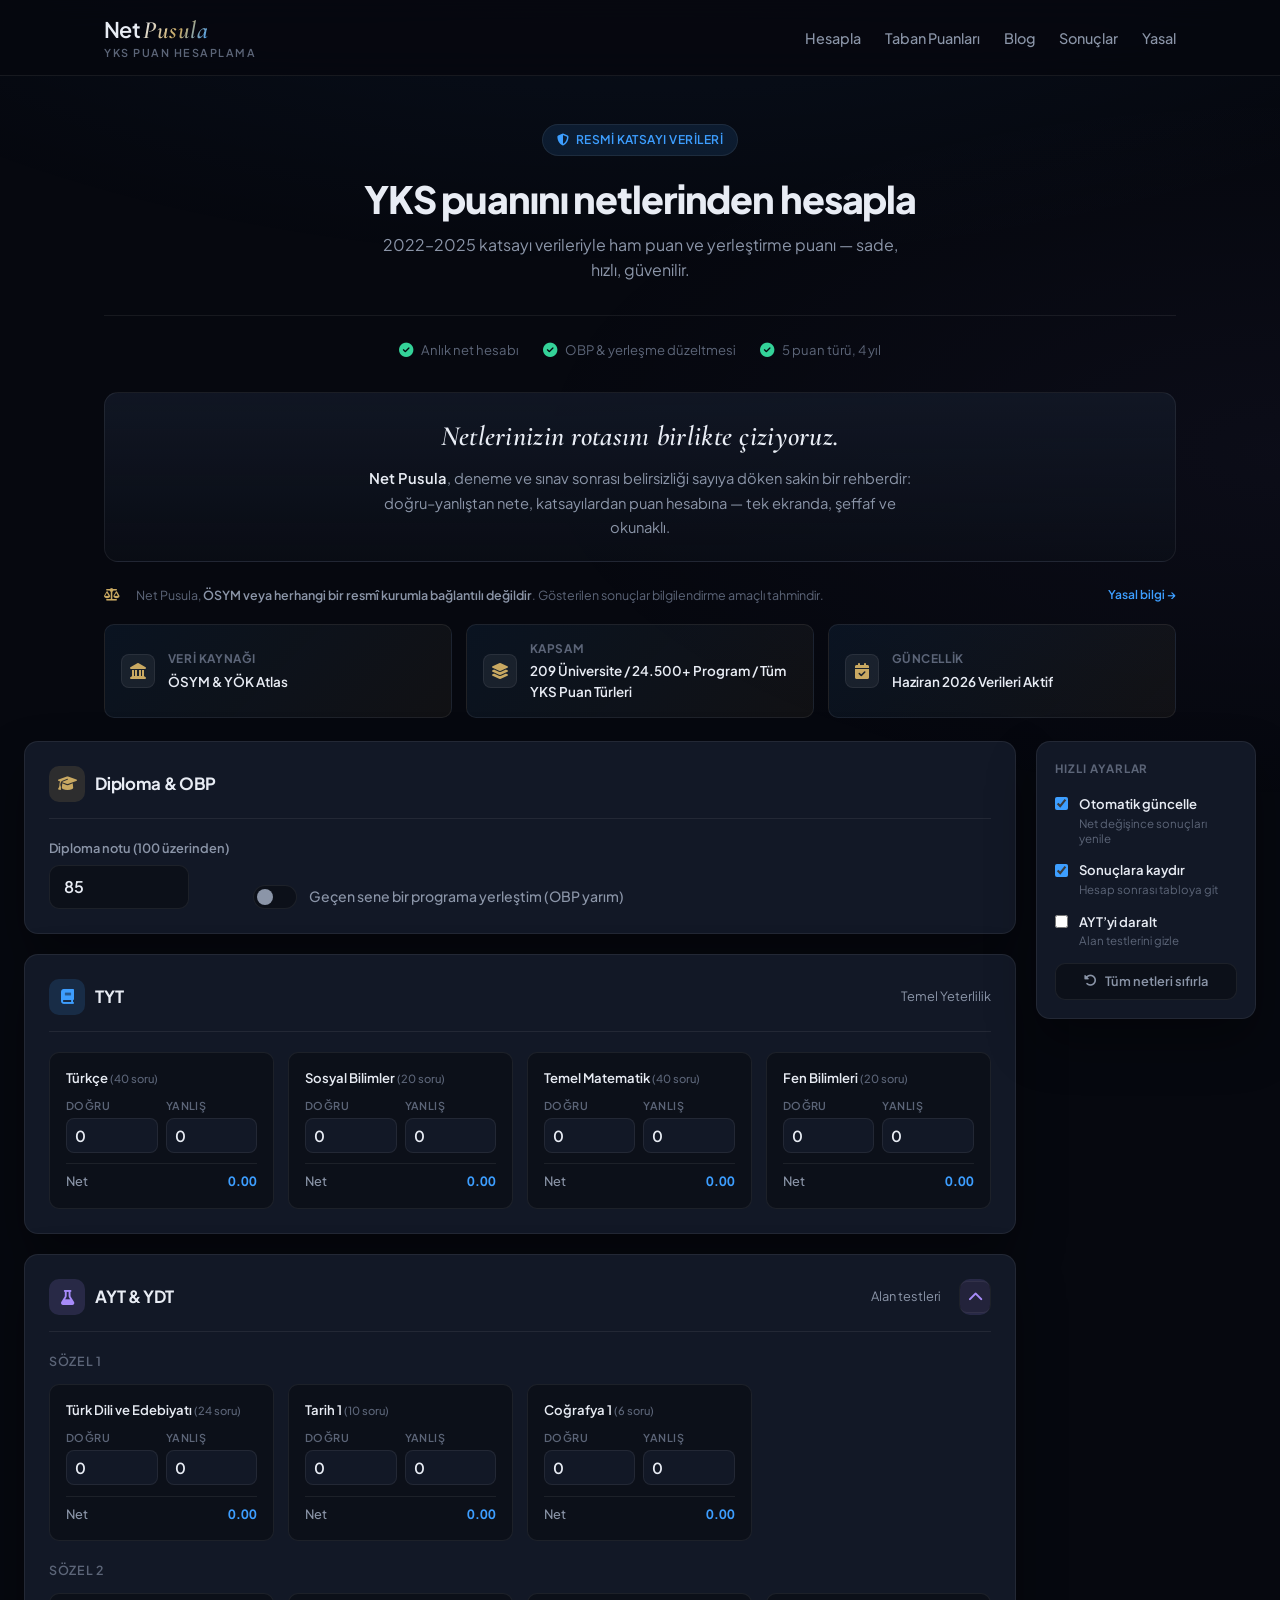
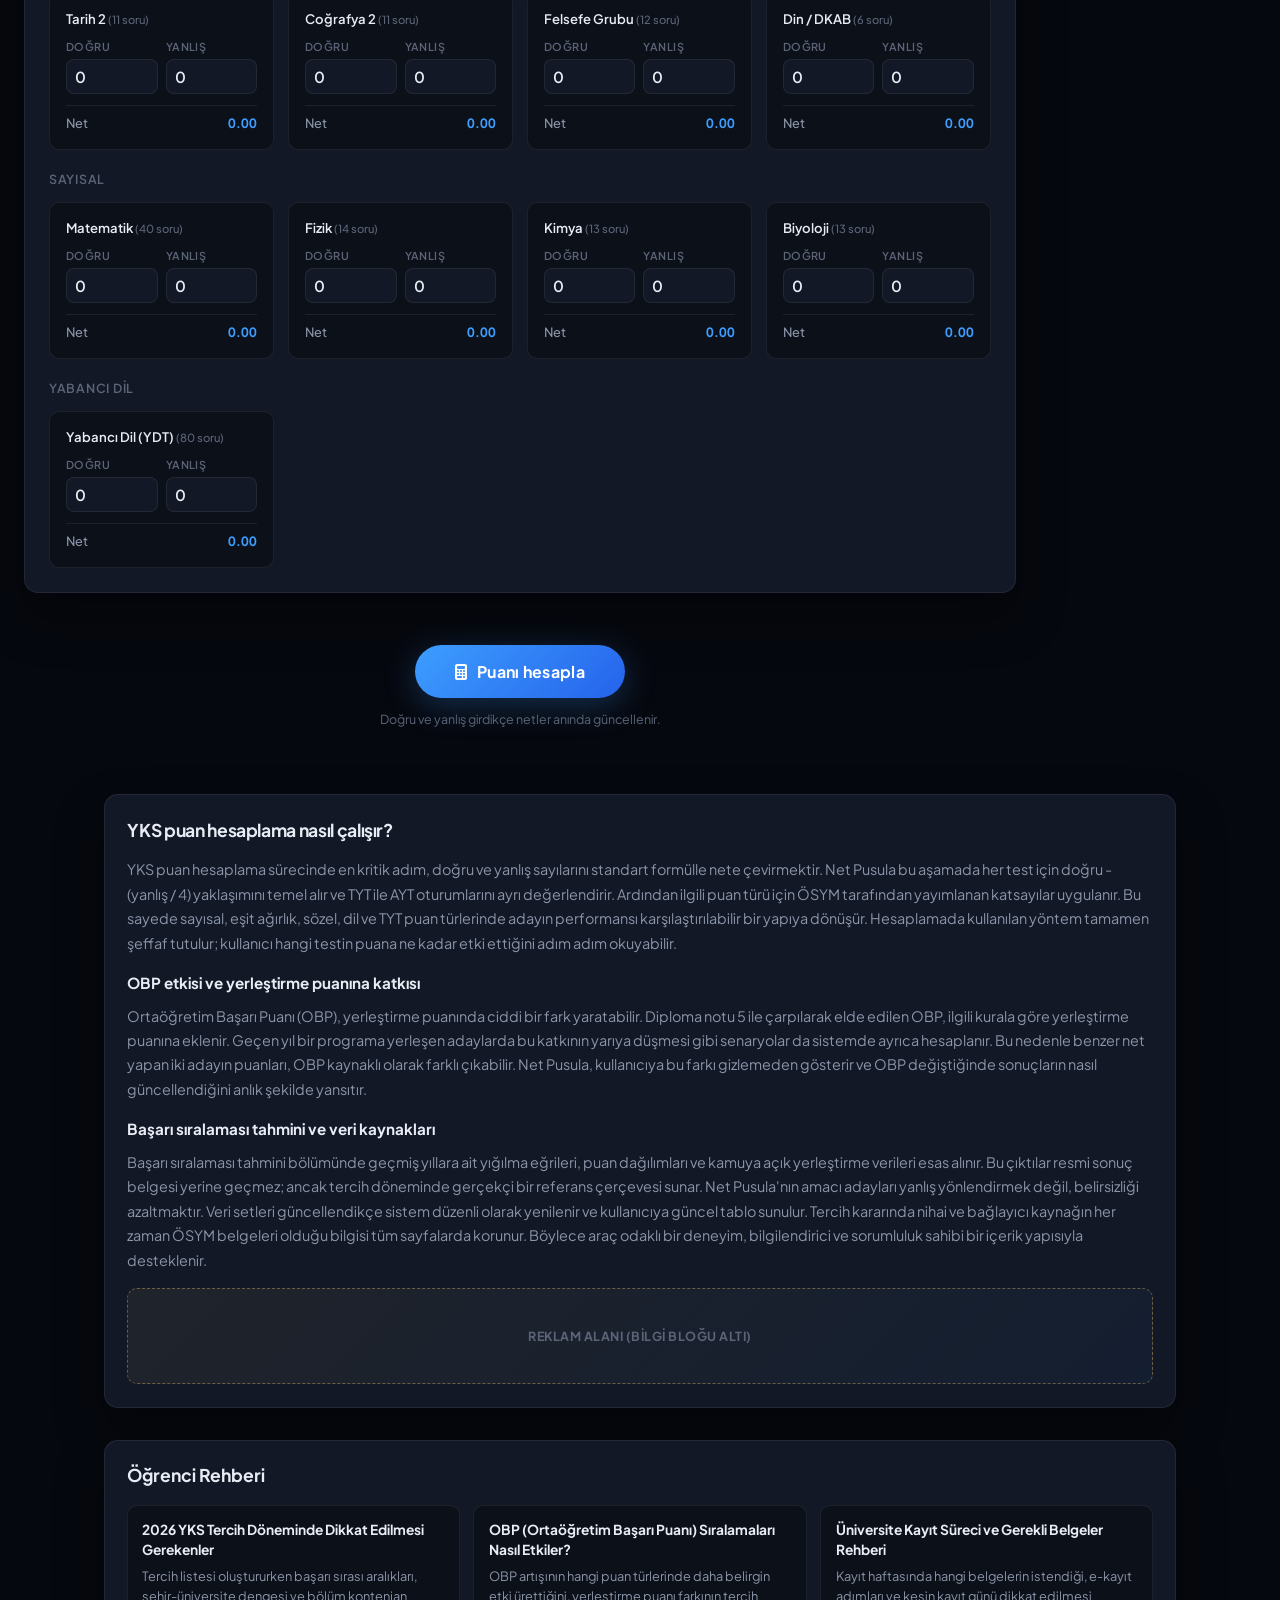
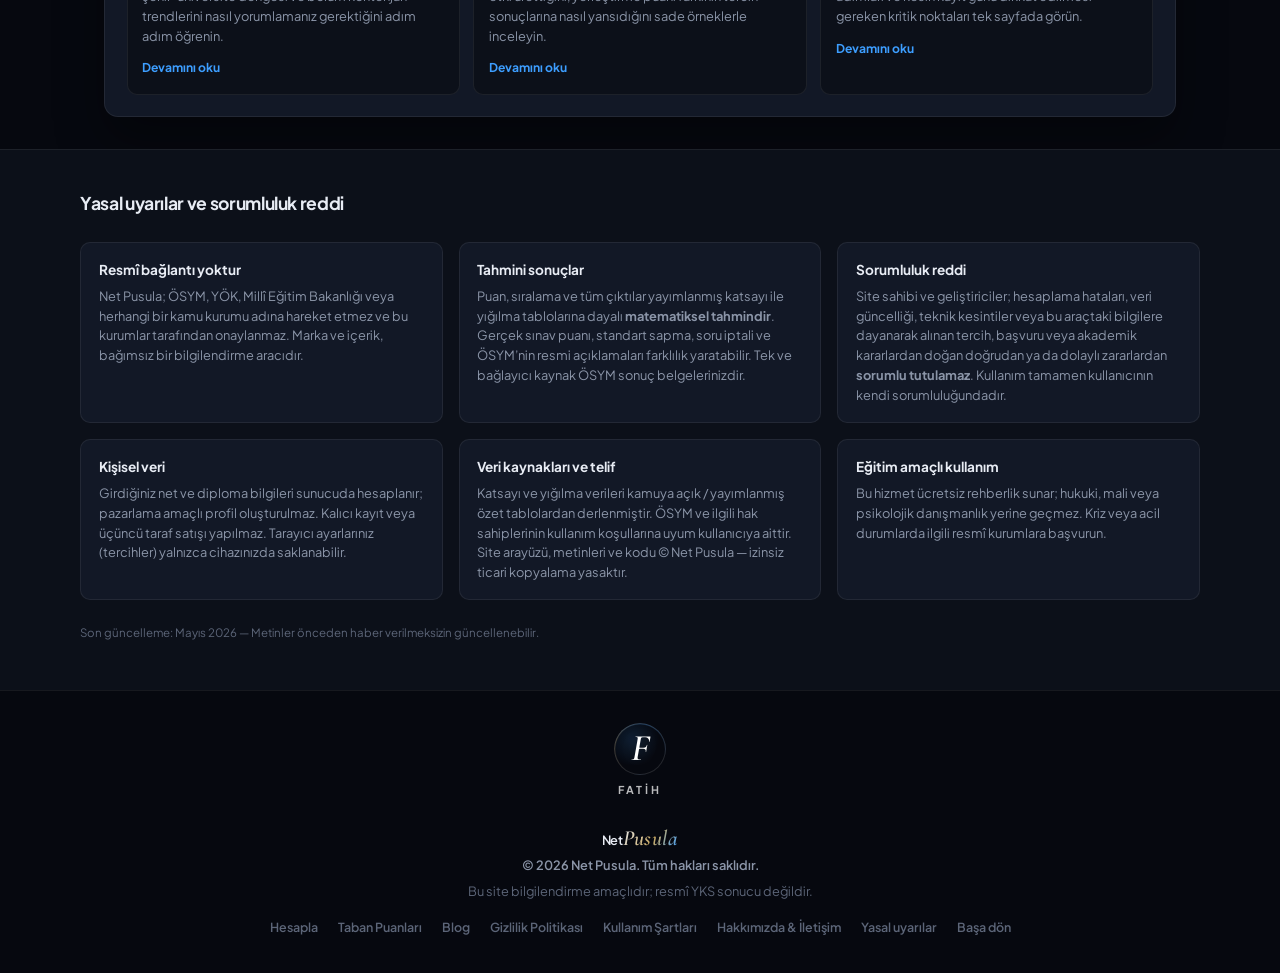
<file: index.html>
<!DOCTYPE html>
<html lang="tr">
<head>
    <script async src="https://pagead2.googlesyndication.com/pagead/js/adsbygoogle.js?client=ca-pub-6190481499147942"
     crossorigin="anonymous"></script>
    <meta charset="UTF-8">
    <meta name="viewport" content="width=device-width, initial-scale=1.0">
    <title>Net Pusula | YKS Puan Hesaplama 2025, OBP Etkisi ve Başarı Sırası Tahmini</title>
    <meta name="description" content="Net Pusula ile TYT-AYT netlerinden YKS puan hesaplama, OBP etkisi, puan türlerine göre tahmini başarı sırası ve güncel tercih rehberi. 2025 YKS için hızlı, anlaşılır ve güvenilir hesaplama deneyimi.">
    <meta name="keywords" content="YKS puan hesaplama, TYT AYT net hesaplama, OBP etkisi, üniversite taban puanları, YKS tercih robotu, Net Pusula">
    <meta name="robots" content="index, follow, max-image-preview:large, max-snippet:-1, max-video-preview:-1">
    <meta name="author" content="Net Pusula">
    <meta name="theme-color" content="#06080f">
    <link rel="canonical" href="https://netpusula.com.tr/">
    <meta property="og:type" content="website">
    <meta property="og:locale" content="tr_TR">
    <meta property="og:site_name" content="Net Pusula">
    <meta property="og:title" content="Net Pusula | YKS Puan Hesaplama 2025">
    <meta property="og:description" content="TYT-AYT netlerine göre puanını hesapla, OBP etkisini gör.">
    <meta property="og:url" content="https://netpusula.com.tr/">
    <meta name="twitter:card" content="summary_large_image">
    <meta name="twitter:title" content="Net Pusula | YKS Puan Hesaplama 2025">
    <meta name="twitter:description" content="YKS puan hesaplama, OBP etkisi ve başarı sırası tahmini tek ekranda.">
    <!-- ADSENSE_AUTO_ADS_PLACEHOLDER -->
    <link rel="icon" href="data:image/svg+xml,<svg xmlns='http://www.w3.org/2000/svg' viewBox='0 0 100 100'><text x='12' y='68' font-family='Georgia,serif' font-size='52' font-style='italic' fill='%23c9a962'>N</text><text x='48' y='68' font-family='system-ui' font-size='44' font-weight='600' fill='%233d9eff'>P</text></svg>">
    <link rel="preconnect" href="https://fonts.googleapis.com">
    <link rel="preconnect" href="https://fonts.gstatic.com" crossorigin>
    <link href="https://fonts.googleapis.com/css2?family=Plus+Jakarta+Sans:wght@400;500;600;700;800&family=Cormorant+Garamond:ital,wght@0,500;0,600;1,500&display=swap" rel="stylesheet">
    <link rel="stylesheet" href="https://cdnjs.cloudflare.com/ajax/libs/font-awesome/6.5.1/css/all.min.css">
    <link rel="stylesheet" href="assets/net-pusula.css">
</head>
<body>
    <header class="site-header">
        <div class="header-inner">
            <a href="#" class="brand wordmark" aria-label="Net Pusula — Ana sayfa">
                <span class="wordmark-line">
                    <span class="wm-net">Net</span><span class="wm-pusula">Pusula</span>
                </span>
                <span class="wm-sub">YKS puan hesaplama</span>
            </a>
            <nav class="nav-links" aria-label="Ana menü">
                <a href="#hesapla">Hesapla</a>
                <a href="taban-puanlari.html">Taban Puanları</a>
                <a href="blog.html">Blog</a>
                <a href="#sonuclar">Sonuçlar</a>
                <a href="#yasal">Yasal</a>
            </nav>
        </div>
    </header>

    <section class="hero">
        <span class="hero-badge"><i class="fas fa-shield-halved"></i> Resmi katsayı verileri</span>
        <h1>YKS puanını netlerinden hesapla</h1>
        <p>2022–2025 katsayı verileriyle ham puan ve yerleştirme puanı — sade, hızlı, güvenilir.</p>
        <div class="trust-row">
            <span class="trust-item"><i class="fas fa-check-circle"></i> Anlık net hesabı</span>
            <span class="trust-item"><i class="fas fa-check-circle"></i> OBP & yerleşme düzeltmesi</span>
            <span class="trust-item"><i class="fas fa-check-circle"></i> 5 puan türü, 4 yıl</span>
        </div>
    </section>

    <section class="intro-manifesto" aria-labelledby="intro-heading">
        <div class="intro-inner">
            <p id="intro-heading" class="intro-lead">Netlerinizin rotasını birlikte çiziyoruz.</p>
            <p class="intro-body">
                <strong>Net Pusula</strong>, deneme ve sınav sonrası belirsizliği sayıya döken sakin bir rehberdir:
                doğru–yanlıştan nete, katsayılardan puan hesabına — tek ekranda, şeffaf ve okunaklı.
            </p>
        </div>
    </section>

    <div class="legal-strip" role="note">
        <i class="fas fa-scale-balanced" aria-hidden="true"></i>
        <p>Net Pusula, <strong>ÖSYM veya herhangi bir resmî kurumla bağlantılı değildir</strong>. Gösterilen sonuçlar bilgilendirme amaçlı tahmindir.</p>
        <a href="#yasal" class="legal-strip-link">Yasal bilgi →</a>
    </div>

    <section class="stats-section" aria-label="Net Pusula veri özeti">
        <article class="stats-card">
            <div class="stats-icon"><i class="fas fa-landmark" aria-hidden="true"></i></div>
            <div>
                <h3>Veri Kaynağı</h3>
                <p>ÖSYM &amp; YÖK Atlas</p>
            </div>
        </article>
        <article class="stats-card">
            <div class="stats-icon"><i class="fas fa-layer-group" aria-hidden="true"></i></div>
            <div>
                <h3>Kapsam</h3>
                <p>209 Üniversite / 24.500+ Program / Tüm YKS Puan Türleri</p>
            </div>
        </article>
        <article class="stats-card">
            <div class="stats-icon"><i class="fas fa-calendar-check" aria-hidden="true"></i></div>
            <div>
                <h3>Güncellik</h3>
                <p>Haziran 2026 Verileri Aktif</p>
            </div>
        </article>
    </section>

    <div class="content-layout">
        <div class="main-column">
    <main class="main" id="hesapla">
        <section class="panel">
            <div class="panel-header diploma">
                <i class="fas fa-graduation-cap"></i>
                <h2>Diploma & OBP</h2>
            </div>
            <div class="diploma-row">
                <div class="field">
                    <label for="obp">Diploma notu (100 üzerinden)</label>
                    <input type="number" id="obp" min="0" max="100" step="0.1" value="85">
                </div>
                <label class="toggle-wrap">
                    <input type="checkbox" id="previousPlacement">
                    <span class="toggle-track"><span class="toggle-thumb"></span></span>
                    <span class="toggle-label">Geçen sene bir programa yerleştim (OBP yarım)</span>
                </label>
            </div>
        </section>

        <section class="panel">
            <div class="panel-header tyt">
                <i class="fas fa-book"></i>
                <h2>TYT</h2>
                <span>Temel Yeterlilik</span>
            </div>
            <div class="test-grid" id="tytGrid">
                <!-- tyt cards injected below via same structure -->
            </div>
        </section>

        <section class="panel" id="aytPanel">
            <div class="panel-header ayt">
                <i class="fas fa-flask"></i>
                <h2>AYT & YDT</h2>
                <span>Alan testleri</span>
                <button type="button" class="panel-toggle" id="aytToggleBtn" aria-expanded="true" aria-controls="aytPanelBody" title="AYT bölümünü daralt/genişlet">
                    <i class="fas fa-chevron-up"></i>
                </button>
            </div>
            <div id="aytPanelBody" class="ayt-panel-body">
            <p class="subsection-title">Sözel 1</p>
            <div class="test-grid" id="aytSoz1"></div>
            <p class="subsection-title">Sözel 2</p>
            <div class="test-grid" id="aytSoz2"></div>
            <p class="subsection-title">Sayısal</p>
            <div class="test-grid" id="aytSay"></div>
            <p class="subsection-title">Yabancı dil</p>
            <div class="test-grid" id="aytYdt"></div>
            </div>
        </section>

        <div class="calc-cta">
            <button type="button" id="calculateBtn" class="btn-calc">
                <i class="fas fa-calculator"></i> Puanı hesapla
            </button>
            <p class="calc-hint">Doğru ve yanlış girdikçe netler anında güncellenir.</p>
        </div>

        <section id="resultsSection" class="panel results-panel">
            <div class="panel-header results">
                <i class="fas fa-chart-line"></i>
                <h2 id="sonuclar">Sonuçlar</h2>
            </div>
            <div class="disclaimer">
                Bu tablo <strong>tahmini</strong> değerler içerir; bağlayıcı değildir. Tercih ve başvuru kararlarınızda yalnızca ÖSYM’nin resmi sonuç belgelerini esas alın.
                <a href="#yasal">Ayrıntılı yasal uyarılar</a>
            </div>
            <div id="sharedResultNotice" class="shared-result-notice" hidden>
                Bir arkadaşınızın YKS tahminidir. Kendi puanınızı hesaplamak için aşağıdaki formu güncelleyebilirsiniz.
            </div>
            <div id="resultsContainer"></div>
            <div class="result-actions">
                <button type="button" id="shareResultBtn" class="btn-secondary share-result-btn">
                    <i class="fas fa-share-nodes"></i> Sonucu Paylaş
                </button>
            </div>
            <div class="ad-placeholder ad-placeholder-inline" aria-label="Reklam alanı">
                <span>Reklam Alanı (Sonuçlar Altı)</span>
            </div>
        </section>
    </main>
        </div>

        <aside class="settings-rail" aria-label="Hızlı ayarlar">
            <div class="settings-card">
                <h3 class="settings-title">Hızlı ayarlar</h3>
                <label class="setting-row">
                    <input type="checkbox" id="settingAutoRecalc" checked>
                    <span class="setting-text">
                        <strong>Otomatik güncelle</strong>
                        <small>Net değişince sonuçları yenile</small>
                    </span>
                </label>
                <label class="setting-row">
                    <input type="checkbox" id="settingScrollResults" checked>
                    <span class="setting-text">
                        <strong>Sonuçlara kaydır</strong>
                        <small>Hesap sonrası tabloya git</small>
                    </span>
                </label>
                <label class="setting-row">
                    <input type="checkbox" id="settingAytCollapsed">
                    <span class="setting-text">
                        <strong>AYT’yi daralt</strong>
                        <small>Alan testlerini gizle</small>
                    </span>
                </label>
                <button type="button" class="btn-secondary" id="resetAllBtn">
                    <i class="fas fa-rotate-left"></i> Tüm netleri sıfırla
                </button>
            </div>
        </aside>
    </div>

    <section class="seo-info-block" id="yks-rehber" aria-labelledby="yks-rehber-heading">
        <div class="seo-info-inner">
            <h2 id="yks-rehber-heading">YKS puan hesaplama nasıl çalışır?</h2>
            <p>
                YKS puan hesaplama sürecinde en kritik adım, doğru ve yanlış sayılarını standart formülle nete çevirmektir. Net Pusula bu aşamada
                her test için doğru - (yanlış / 4) yaklaşımını temel alır ve TYT ile AYT oturumlarını ayrı değerlendirir. Ardından ilgili puan türü
                için ÖSYM tarafından yayımlanan katsayılar uygulanır. Bu sayede sayısal, eşit ağırlık, sözel, dil ve TYT puan türlerinde adayın
                performansı karşılaştırılabilir bir yapıya dönüşür. Hesaplamada kullanılan yöntem tamamen şeffaf tutulur; kullanıcı hangi testin
                puana ne kadar etki ettiğini adım adım okuyabilir.
            </p>
            <h3>OBP etkisi ve yerleştirme puanına katkısı</h3>
            <p>
                Ortaöğretim Başarı Puanı (OBP), yerleştirme puanında ciddi bir fark yaratabilir. Diploma notu 5 ile çarpılarak elde edilen OBP,
                ilgili kurala göre yerleştirme puanına eklenir. Geçen yıl bir programa yerleşen adaylarda bu katkının yarıya düşmesi gibi senaryolar
                da sistemde ayrıca hesaplanır. Bu nedenle benzer net yapan iki adayın puanları, OBP kaynaklı olarak farklı çıkabilir. Net Pusula,
                kullanıcıya bu farkı gizlemeden gösterir ve OBP değiştiğinde sonuçların nasıl güncellendiğini anlık şekilde yansıtır.
            </p>
            <h3>Başarı sıralaması tahmini ve veri kaynakları</h3>
            <p>
                Başarı sıralaması tahmini bölümünde geçmiş yıllara ait yığılma eğrileri, puan dağılımları ve kamuya açık yerleştirme verileri esas
                alınır. Bu çıktılar resmi sonuç belgesi yerine geçmez; ancak tercih döneminde gerçekçi bir referans çerçevesi sunar. Net Pusula'nın
                amacı adayları yanlış yönlendirmek değil, belirsizliği azaltmaktır. Veri setleri güncellendikçe sistem düzenli olarak yenilenir ve
                kullanıcıya güncel tablo sunulur. Tercih kararında nihai ve bağlayıcı kaynağın her zaman ÖSYM belgeleri olduğu bilgisi tüm sayfalarda
                korunur. Böylece araç odaklı bir deneyim, bilgilendirici ve sorumluluk sahibi bir içerik yapısıyla desteklenir.
            </p>
            <div class="ad-placeholder ad-placeholder-inline" aria-label="Reklam alanı">
                <span>Reklam Alanı (Bilgi Bloğu Altı)</span>
            </div>
        </div>
    </section>

    <section class="student-guide-preview" aria-labelledby="ogrenci-rehberi-heading">
        <div class="student-guide-inner">
            <h2 id="ogrenci-rehberi-heading">Öğrenci Rehberi</h2>
            <div class="student-guide-grid">
                <article class="student-guide-card">
                    <h3>2026 YKS Tercih Döneminde Dikkat Edilmesi Gerekenler</h3>
                    <p>Tercih listesi oluştururken başarı sırası aralıkları, şehir-üniversite dengesi ve bölüm kontenjan trendlerini nasıl yorumlamanız gerektiğini adım adım öğrenin.</p>
                    <a href="blog.html#yks-tercih-2026">Devamını oku</a>
                </article>
                <article class="student-guide-card">
                    <h3>OBP (Ortaöğretim Başarı Puanı) Sıralamaları Nasıl Etkiler?</h3>
                    <p>OBP artışının hangi puan türlerinde daha belirgin etki ürettiğini, yerleştirme puanı farkının tercih sonuçlarına nasıl yansıdığını sade örneklerle inceleyin.</p>
                    <a href="blog.html#obp-etkisi">Devamını oku</a>
                </article>
                <article class="student-guide-card">
                    <h3>Üniversite Kayıt Süreci ve Gerekli Belgeler Rehberi</h3>
                    <p>Kayıt haftasında hangi belgelerin istendiği, e-kayıt adımları ve kesin kayıt günü dikkat edilmesi gereken kritik noktaları tek sayfada görün.</p>
                    <a href="blog.html#kayit-sureci">Devamını oku</a>
                </article>
            </div>
        </div>
    </section>

    <section class="legal-panel" id="yasal" aria-labelledby="legal-heading">
        <div class="legal-panel-inner">
            <h2 id="legal-heading">Yasal uyarılar ve sorumluluk reddi</h2>
            <div class="legal-grid">
                <article class="legal-item">
                    <h3>Resmî bağlantı yoktur</h3>
                    <p>Net Pusula; ÖSYM, YÖK, Millî Eğitim Bakanlığı veya herhangi bir kamu kurumu adına hareket etmez ve bu kurumlar tarafından onaylanmaz. Marka ve içerik, bağımsız bir bilgilendirme aracıdır.</p>
                </article>
                <article class="legal-item">
                    <h3>Tahmini sonuçlar</h3>
                    <p>Puan, sıralama ve tüm çıktılar yayımlanmış katsayı ile yığılma tablolarına dayalı <strong>matematiksel tahmindir</strong>. Gerçek sınav puanı, standart sapma, soru iptali ve ÖSYM’nin resmi açıklamaları farklılık yaratabilir. Tek ve bağlayıcı kaynak ÖSYM sonuç belgelerinizdir.</p>
                </article>
                <article class="legal-item">
                    <h3>Sorumluluk reddi</h3>
                    <p>Site sahibi ve geliştiriciler; hesaplama hataları, veri güncelliği, teknik kesintiler veya bu araçtaki bilgilere dayanarak alınan tercih, başvuru veya akademik kararlardan doğan doğrudan ya da dolaylı zararlardan <strong>sorumlu tutulamaz</strong>. Kullanım tamamen kullanıcının kendi sorumluluğundadır.</p>
                </article>
                <article class="legal-item">
                    <h3>Kişisel veri</h3>
                    <p>Girdiğiniz net ve diploma bilgileri sunucuda hesaplanır; pazarlama amaçlı profil oluşturulmaz. Kalıcı kayıt veya üçüncü taraf satışı yapılmaz. Tarayıcı ayarlarınız (tercihler) yalnızca cihazınızda saklanabilir.</p>
                </article>
                <article class="legal-item">
                    <h3>Veri kaynakları ve telif</h3>
                    <p>Katsayı ve yığılma verileri kamuya açık / yayımlanmış özet tablolardan derlenmiştir. ÖSYM ve ilgili hak sahiplerinin kullanım koşullarına uyum kullanıcıya aittir. Site arayüzü, metinleri ve kodu © Net Pusula — izinsiz ticari kopyalama yasaktır.</p>
                </article>
                <article class="legal-item">
                    <h3>Eğitim amaçlı kullanım</h3>
                    <p>Bu hizmet ücretsiz rehberlik sunar; hukuki, mali veya psikolojik danışmanlık yerine geçmez. Kriz veya acil durumlarda ilgili resmî kurumlara başvurun.</p>
                </article>
            </div>
            <p class="legal-updated">Son güncelleme: Mayıs 2026 — Metinler önceden haber verilmeksizin güncellenebilir.</p>
        </div>
    </section>

    <footer class="site-footer">
        <div class="creator-signature" aria-label="Tasarım: Fatih">
            <div class="signature-f" aria-hidden="true">
                <span class="signature-f-letter">F</span>
                <span class="signature-f-ring"></span>
            </div>
            <span class="signature-name">Fatih</span>
        </div>
        <p class="footer-wordmark"><span class="wm-net">Net</span><span class="wm-pusula">Pusula</span></p>
        <p class="footer-copy">© 2026 Net Pusula. Tüm hakları saklıdır.</p>
        <p class="footer-note">Bu site bilgilendirme amaçlıdır; resmî YKS sonucu değildir.</p>
        <nav class="footer-links" aria-label="Alt bilgi">
            <a href="#hesapla">Hesapla</a>
            <a href="taban-puanlari.html">Taban Puanları</a>
            <a href="blog.html">Blog</a>
            <a href="gizlilik-politikasi.html">Gizlilik Politikası</a>
            <a href="kullanim-sartlari.html">Kullanım Şartları</a>
            <a href="hakkimizda-iletisim.html">Hakkımızda & İletişim</a>
            <a href="#yasal">Yasal uyarılar</a>
            <a href="#">Başa dön</a>
        </nav>
    </footer>
    <div id="globalToast" class="api-status" role="status" aria-live="polite"></div>

    <script>
        const CARD_GROUPS = {
            tytGrid: [
                { id: 'tyt_turk', max: 40, title: 'Türkçe' },
                { id: 'tyt_sos', max: 20, title: 'Sosyal Bilimler' },
                { id: 'tyt_mat', max: 40, title: 'Temel Matematik' },
                { id: 'tyt_fen', max: 20, title: 'Fen Bilimleri' },
            ],
            aytSoz1: [
                { id: 'ayt_ede', max: 24, title: 'Türk Dili ve Edebiyatı' },
                { id: 'ayt_tar1', max: 10, title: 'Tarih 1' },
                { id: 'ayt_cog1', max: 6, title: 'Coğrafya 1' },
            ],
            aytSoz2: [
                { id: 'ayt_tar2', max: 11, title: 'Tarih 2' },
                { id: 'ayt_cog2', max: 11, title: 'Coğrafya 2' },
                { id: 'ayt_fel', max: 12, title: 'Felsefe Grubu' },
                { id: 'ayt_din', max: 6, title: 'Din / DKAB' },
            ],
            aytSay: [
                { id: 'ayt_mat', max: 40, title: 'Matematik' },
                { id: 'ayt_fiz', max: 14, title: 'Fizik' },
                { id: 'ayt_kim', max: 13, title: 'Kimya' },
                { id: 'ayt_bio', max: 13, title: 'Biyoloji' },
            ],
            aytYdt: [
                { id: 'ayt_ydt', max: 80, title: 'Yabancı Dil (YDT)' },
            ],
        };

        function cardHtml({ id, max, title }) {
            return `
            <div class="test-card">
                <h3>${title} <span class="meta">(${max} soru)</span></h3>
                <div class="inputs-row">
                    <div><label for="${id}_d">Doğru</label><input type="number" id="${id}_d" min="0" max="${max}" value="0"></div>
                    <div><label for="${id}_y">Yanlış</label><input type="number" id="${id}_y" min="0" max="${max}" value="0"></div>
                </div>
                <div class="net-line"><span>Net</span><span id="${id}_net" class="net-value">0.00</span></div>
            </div>`;
        }

        Object.entries(CARD_GROUPS).forEach(([gridId, items]) => {
            document.getElementById(gridId).innerHTML = items.map(cardHtml).join('');
        });
    </script>
    <script src="assets/yks-engine.js"></script>
    <script src="assets/calculator.js"></script>
</body>
</html>
</file>
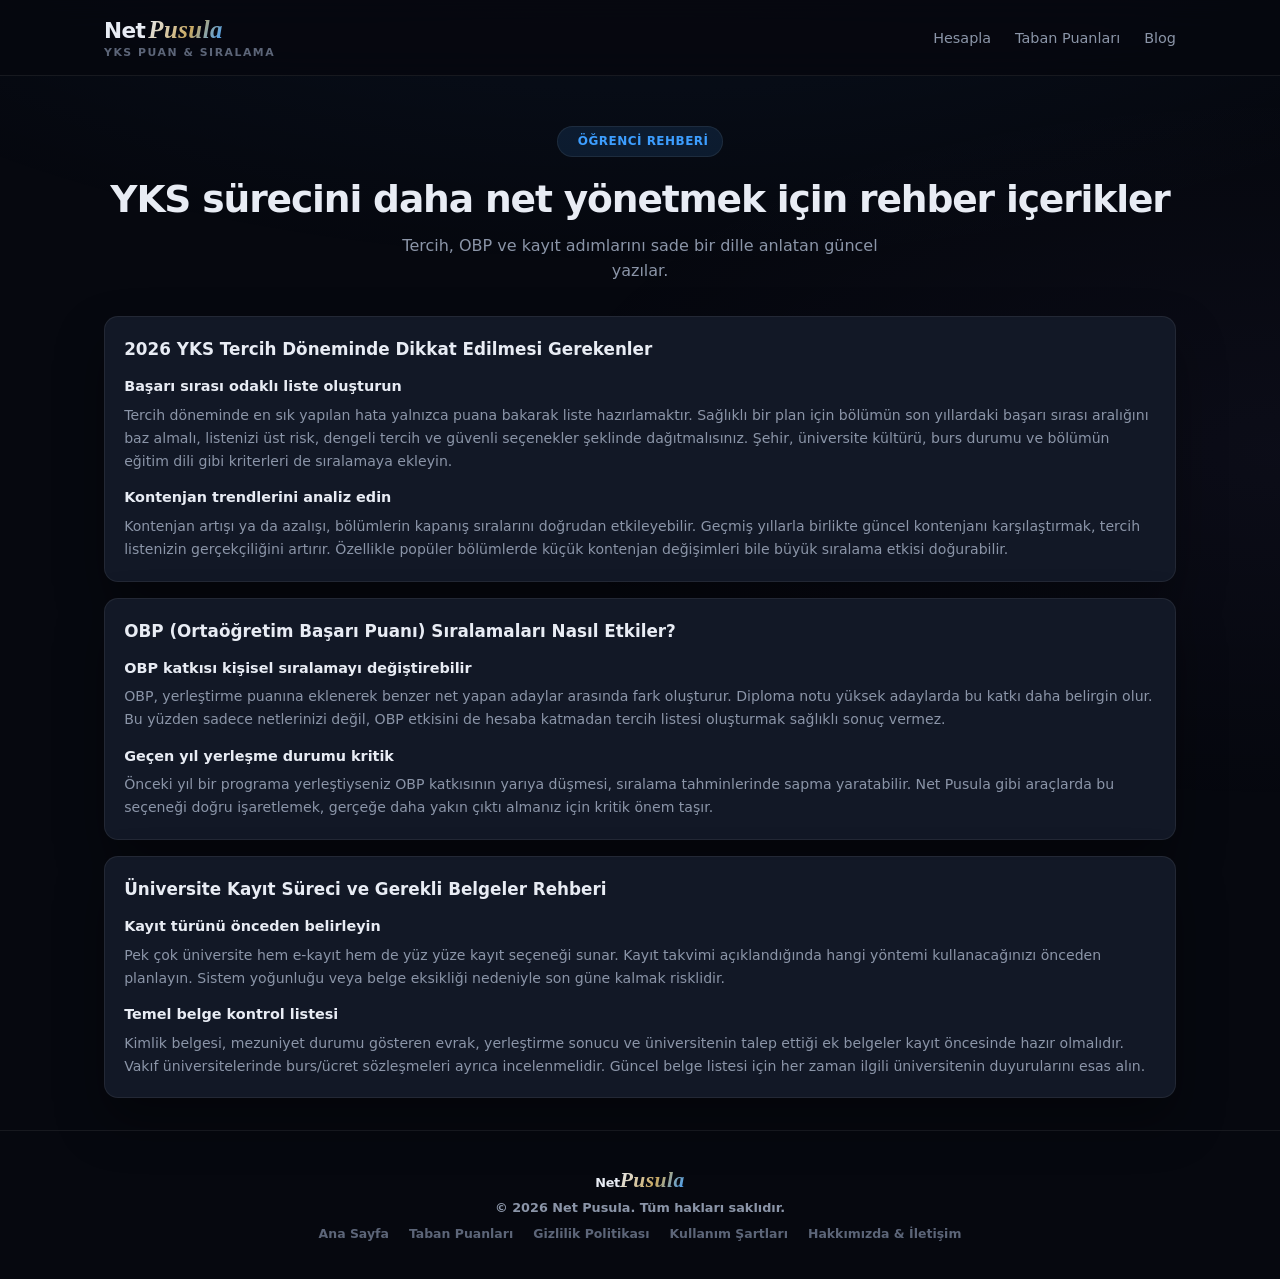
<file: blog.html>
<!DOCTYPE html>
<html lang="tr">
<head>
    <meta charset="UTF-8">
    <meta name="viewport" content="width=device-width, initial-scale=1.0">
    <title>Net Pusula Blog | YKS Rehber Yazıları</title>
    <meta name="description" content="Net Pusula Blog: 2026 YKS tercih dönemi, OBP etkisi ve üniversite kayıt süreci hakkında rehber içerikler.">
    <meta name="keywords" content="YKS blog, tercih dönemi rehberi, OBP etkisi, üniversite kayıt belgeleri">
    <meta name="robots" content="index, follow">
    <link rel="canonical" href="https://netpusula.com.tr/blog.html">
    <!-- ADSENSE_AUTO_ADS_PLACEHOLDER -->
    <link rel="stylesheet" href="assets/net-pusula.css">
    <style>
        .blog-page { position: relative; z-index: 1; max-width: var(--max); margin: 0 auto 2rem; padding: 0 1.5rem; }
        .blog-grid { display: grid; gap: 1rem; }
        .blog-card { border: 1px solid var(--border); border-radius: var(--radius); background: var(--surface); padding: 1.2rem; box-shadow: var(--shadow); }
        .blog-card h2 { font-size: 1.05rem; margin-bottom: 0.55rem; }
        .blog-card h3 { font-size: 0.9rem; margin: 0.8rem 0 0.4rem; color: var(--text); }
        .blog-card p { font-size: 0.88rem; line-height: 1.65; color: var(--text-muted); }
    </style>
</head>
<body>
    <header class="site-header">
        <div class="header-inner">
            <a href="index.html" class="brand wordmark" aria-label="Net Pusula Ana sayfa">
                <span class="wordmark-line"><span class="wm-net">Net</span><span class="wm-pusula">Pusula</span></span>
                <span class="wm-sub">YKS puan &amp; sıralama</span>
            </a>
            <nav class="nav-links" aria-label="Ana menü">
                <a href="index.html#hesapla">Hesapla</a>
                <a href="taban-puanlari.html">Taban Puanları</a>
                <a href="blog.html">Blog</a>
            </nav>
        </div>
    </header>

    <section class="hero">
        <span class="hero-badge"><i class="fas fa-book-open"></i> Öğrenci Rehberi</span>
        <h1>YKS sürecini daha net yönetmek için rehber içerikler</h1>
        <p>Tercih, OBP ve kayıt adımlarını sade bir dille anlatan güncel yazılar.</p>
    </section>

    <main class="blog-page">
        <section class="blog-grid" aria-label="Blog yazıları">
            <article class="blog-card" id="yks-tercih-2026">
                <h2>2026 YKS Tercih Döneminde Dikkat Edilmesi Gerekenler</h2>
                <h3>Başarı sırası odaklı liste oluşturun</h3>
                <p>Tercih döneminde en sık yapılan hata yalnızca puana bakarak liste hazırlamaktır. Sağlıklı bir plan için bölümün son yıllardaki başarı sırası aralığını baz almalı, listenizi üst risk, dengeli tercih ve güvenli seçenekler şeklinde dağıtmalısınız. Şehir, üniversite kültürü, burs durumu ve bölümün eğitim dili gibi kriterleri de sıralamaya ekleyin.</p>
                <h3>Kontenjan trendlerini analiz edin</h3>
                <p>Kontenjan artışı ya da azalışı, bölümlerin kapanış sıralarını doğrudan etkileyebilir. Geçmiş yıllarla birlikte güncel kontenjanı karşılaştırmak, tercih listenizin gerçekçiliğini artırır. Özellikle popüler bölümlerde küçük kontenjan değişimleri bile büyük sıralama etkisi doğurabilir.</p>
            </article>

            <article class="blog-card" id="obp-etkisi">
                <h2>OBP (Ortaöğretim Başarı Puanı) Sıralamaları Nasıl Etkiler?</h2>
                <h3>OBP katkısı kişisel sıralamayı değiştirebilir</h3>
                <p>OBP, yerleştirme puanına eklenerek benzer net yapan adaylar arasında fark oluşturur. Diploma notu yüksek adaylarda bu katkı daha belirgin olur. Bu yüzden sadece netlerinizi değil, OBP etkisini de hesaba katmadan tercih listesi oluşturmak sağlıklı sonuç vermez.</p>
                <h3>Geçen yıl yerleşme durumu kritik</h3>
                <p>Önceki yıl bir programa yerleştiyseniz OBP katkısının yarıya düşmesi, sıralama tahminlerinde sapma yaratabilir. Net Pusula gibi araçlarda bu seçeneği doğru işaretlemek, gerçeğe daha yakın çıktı almanız için kritik önem taşır.</p>
            </article>

            <article class="blog-card" id="kayit-sureci">
                <h2>Üniversite Kayıt Süreci ve Gerekli Belgeler Rehberi</h2>
                <h3>Kayıt türünü önceden belirleyin</h3>
                <p>Pek çok üniversite hem e-kayıt hem de yüz yüze kayıt seçeneği sunar. Kayıt takvimi açıklandığında hangi yöntemi kullanacağınızı önceden planlayın. Sistem yoğunluğu veya belge eksikliği nedeniyle son güne kalmak risklidir.</p>
                <h3>Temel belge kontrol listesi</h3>
                <p>Kimlik belgesi, mezuniyet durumu gösteren evrak, yerleştirme sonucu ve üniversitenin talep ettiği ek belgeler kayıt öncesinde hazır olmalıdır. Vakıf üniversitelerinde burs/ücret sözleşmeleri ayrıca incelenmelidir. Güncel belge listesi için her zaman ilgili üniversitenin duyurularını esas alın.</p>
            </article>
        </section>
    </main>

    <footer class="site-footer">
        <p class="footer-wordmark"><span class="wm-net">Net</span><span class="wm-pusula">Pusula</span></p>
        <p class="footer-copy">© 2026 Net Pusula. Tüm hakları saklıdır.</p>
        <nav class="footer-links" aria-label="Alt bilgi">
            <a href="index.html">Ana Sayfa</a>
            <a href="taban-puanlari.html">Taban Puanları</a>
            <a href="gizlilik-politikasi.html">Gizlilik Politikası</a>
            <a href="kullanim-sartlari.html">Kullanım Şartları</a>
            <a href="hakkimizda-iletisim.html">Hakkımızda & İletişim</a>
        </nav>
    </footer>
</body>
</html>
</file>
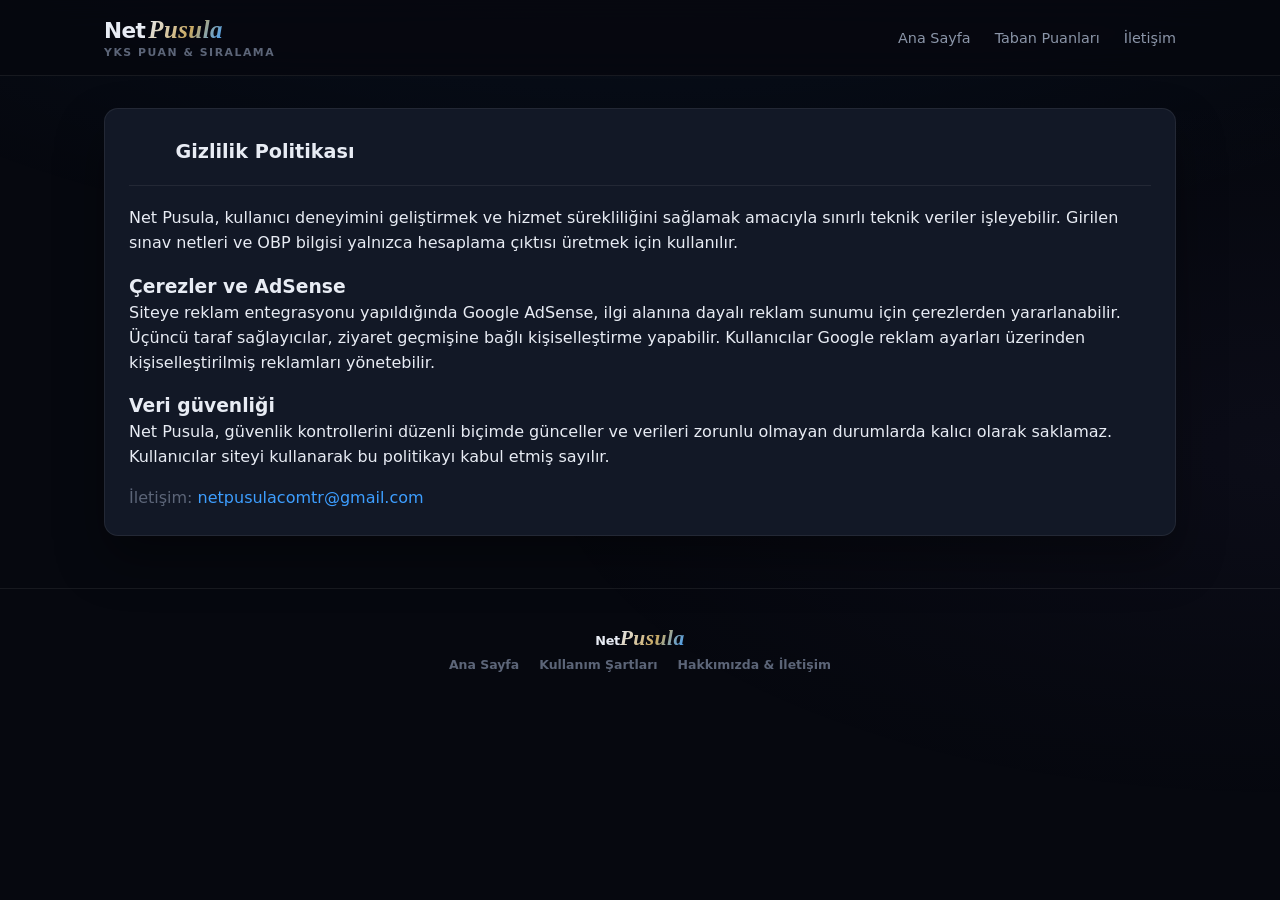
<file: gizlilik-politikasi.html>
<!DOCTYPE html>
<html lang="tr">
<head>
    <meta charset="UTF-8">
    <meta name="viewport" content="width=device-width, initial-scale=1.0">
    <title>Net Pusula | Gizlilik Politikası</title>
    <meta name="description" content="Net Pusula gizlilik politikası: çerez kullanımı, AdSense reklam çerezleri, veri işleme ilkeleri ve kullanıcı hakları.">
    <meta name="keywords" content="gizlilik politikası, adsense çerez politikası, net pusula gizlilik">
    <meta name="robots" content="index, follow">
    <link rel="canonical" href="https://netpusula.com.tr/gizlilik-politikasi.html">
    <!-- ADSENSE_AUTO_ADS_PLACEHOLDER -->
    <link rel="stylesheet" href="assets/net-pusula.css">
</head>
<body>
    <header class="site-header">
        <div class="header-inner">
            <a href="index.html" class="brand wordmark" aria-label="Net Pusula Ana sayfa">
                <span class="wordmark-line"><span class="wm-net">Net</span><span class="wm-pusula">Pusula</span></span>
                <span class="wm-sub">YKS puan &amp; sıralama</span>
            </a>
            <nav class="nav-links" aria-label="Ana menü">
                <a href="index.html">Ana Sayfa</a>
                <a href="taban-puanlari.html">Taban Puanları</a>
                <a href="hakkimizda-iletisim.html">İletişim</a>
            </nav>
        </div>
    </header>

    <main class="main" style="max-width:var(--max);margin:0 auto;padding:2rem 1.5rem;position:relative;z-index:1;">
        <section class="panel">
            <div class="panel-header">
                <i class="fas fa-user-shield" aria-hidden="true"></i>
                <h1 style="font-size:1.2rem;">Gizlilik Politikası</h1>
            </div>
            <p>Net Pusula, kullanıcı deneyimini geliştirmek ve hizmet sürekliliğini sağlamak amacıyla sınırlı teknik veriler işleyebilir. Girilen sınav netleri ve OBP bilgisi yalnızca hesaplama çıktısı üretmek için kullanılır.</p>
            <h3 style="margin-top:1rem;">Çerezler ve AdSense</h3>
            <p>Siteye reklam entegrasyonu yapıldığında Google AdSense, ilgi alanına dayalı reklam sunumu için çerezlerden yararlanabilir. Üçüncü taraf sağlayıcılar, ziyaret geçmişine bağlı kişiselleştirme yapabilir. Kullanıcılar Google reklam ayarları üzerinden kişiselleştirilmiş reklamları yönetebilir.</p>
            <h3 style="margin-top:1rem;">Veri güvenliği</h3>
            <p>Net Pusula, güvenlik kontrollerini düzenli biçimde günceller ve verileri zorunlu olmayan durumlarda kalıcı olarak saklamaz. Kullanıcılar siteyi kullanarak bu politikayı kabul etmiş sayılır.</p>
            <p style="margin-top:1rem;color:var(--text-dim);">İletişim: <a href="mailto:netpusulacomtr@gmail.com">netpusulacomtr@gmail.com</a></p>
        </section>
    </main>

    <footer class="site-footer">
        <p class="footer-wordmark"><span class="wm-net">Net</span><span class="wm-pusula">Pusula</span></p>
        <nav class="footer-links" aria-label="Alt bilgi">
            <a href="index.html">Ana Sayfa</a>
            <a href="kullanim-sartlari.html">Kullanım Şartları</a>
            <a href="hakkimizda-iletisim.html">Hakkımızda & İletişim</a>
        </nav>
    </footer>
</body>
</html>
</file>
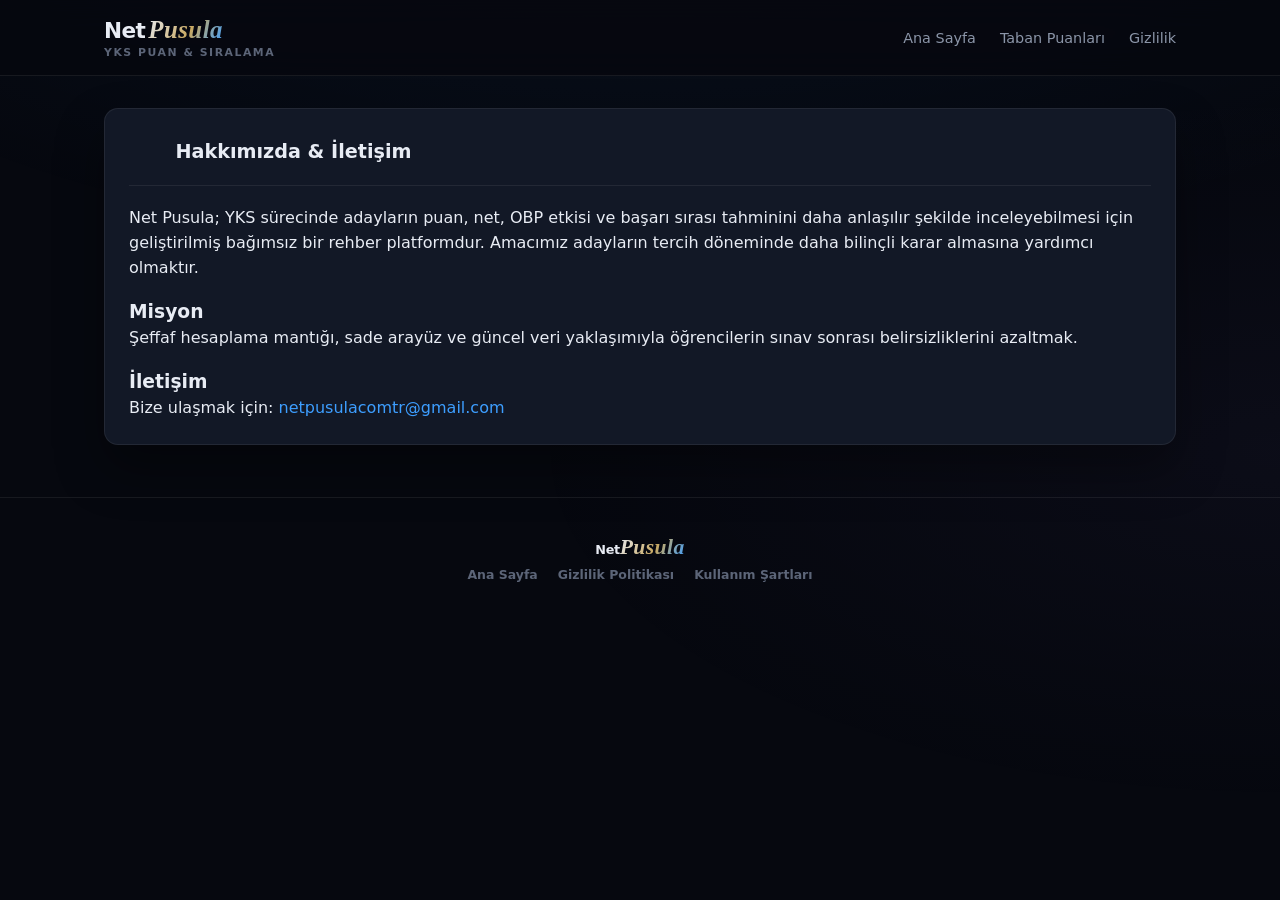
<file: hakkimizda-iletisim.html>
<!DOCTYPE html>
<html lang="tr">
<head>
    <meta charset="UTF-8">
    <meta name="viewport" content="width=device-width, initial-scale=1.0">
    <title>Net Pusula | Hakkımızda ve İletişim</title>
    <meta name="description" content="Net Pusula'nın amacı, YKS adaylarına puan-sıralama tahmini ve tercih sürecinde anlaşılır bir rehber sunmaktır. İletişim: netpusulacomtr@gmail.com">
    <meta name="keywords" content="hakkımızda, iletişim, net pusula, yks rehber">
    <meta name="robots" content="index, follow">
    <link rel="canonical" href="https://netpusula.com.tr/hakkimizda-iletisim.html">
    <!-- ADSENSE_AUTO_ADS_PLACEHOLDER -->
    <link rel="stylesheet" href="assets/net-pusula.css">
</head>
<body>
    <header class="site-header">
        <div class="header-inner">
            <a href="index.html" class="brand wordmark" aria-label="Net Pusula Ana sayfa">
                <span class="wordmark-line"><span class="wm-net">Net</span><span class="wm-pusula">Pusula</span></span>
                <span class="wm-sub">YKS puan &amp; sıralama</span>
            </a>
            <nav class="nav-links" aria-label="Ana menü">
                <a href="index.html">Ana Sayfa</a>
                <a href="taban-puanlari.html">Taban Puanları</a>
                <a href="gizlilik-politikasi.html">Gizlilik</a>
            </nav>
        </div>
    </header>

    <main class="main" style="max-width:var(--max);margin:0 auto;padding:2rem 1.5rem;position:relative;z-index:1;">
        <section class="panel">
            <div class="panel-header">
                <i class="fas fa-circle-info" aria-hidden="true"></i>
                <h1 style="font-size:1.2rem;">Hakkımızda & İletişim</h1>
            </div>
            <p>Net Pusula; YKS sürecinde adayların puan, net, OBP etkisi ve başarı sırası tahminini daha anlaşılır şekilde inceleyebilmesi için geliştirilmiş bağımsız bir rehber platformdur. Amacımız adayların tercih döneminde daha bilinçli karar almasına yardımcı olmaktır.</p>
            <h3 style="margin-top:1rem;">Misyon</h3>
            <p>Şeffaf hesaplama mantığı, sade arayüz ve güncel veri yaklaşımıyla öğrencilerin sınav sonrası belirsizliklerini azaltmak.</p>
            <h3 style="margin-top:1rem;">İletişim</h3>
            <p>Bize ulaşmak için: <a href="mailto:netpusulacomtr@gmail.com">netpusulacomtr@gmail.com</a></p>
        </section>
    </main>

    <footer class="site-footer">
        <p class="footer-wordmark"><span class="wm-net">Net</span><span class="wm-pusula">Pusula</span></p>
        <nav class="footer-links" aria-label="Alt bilgi">
            <a href="index.html">Ana Sayfa</a>
            <a href="gizlilik-politikasi.html">Gizlilik Politikası</a>
            <a href="kullanim-sartlari.html">Kullanım Şartları</a>
        </nav>
    </footer>
</body>
</html>
</file>
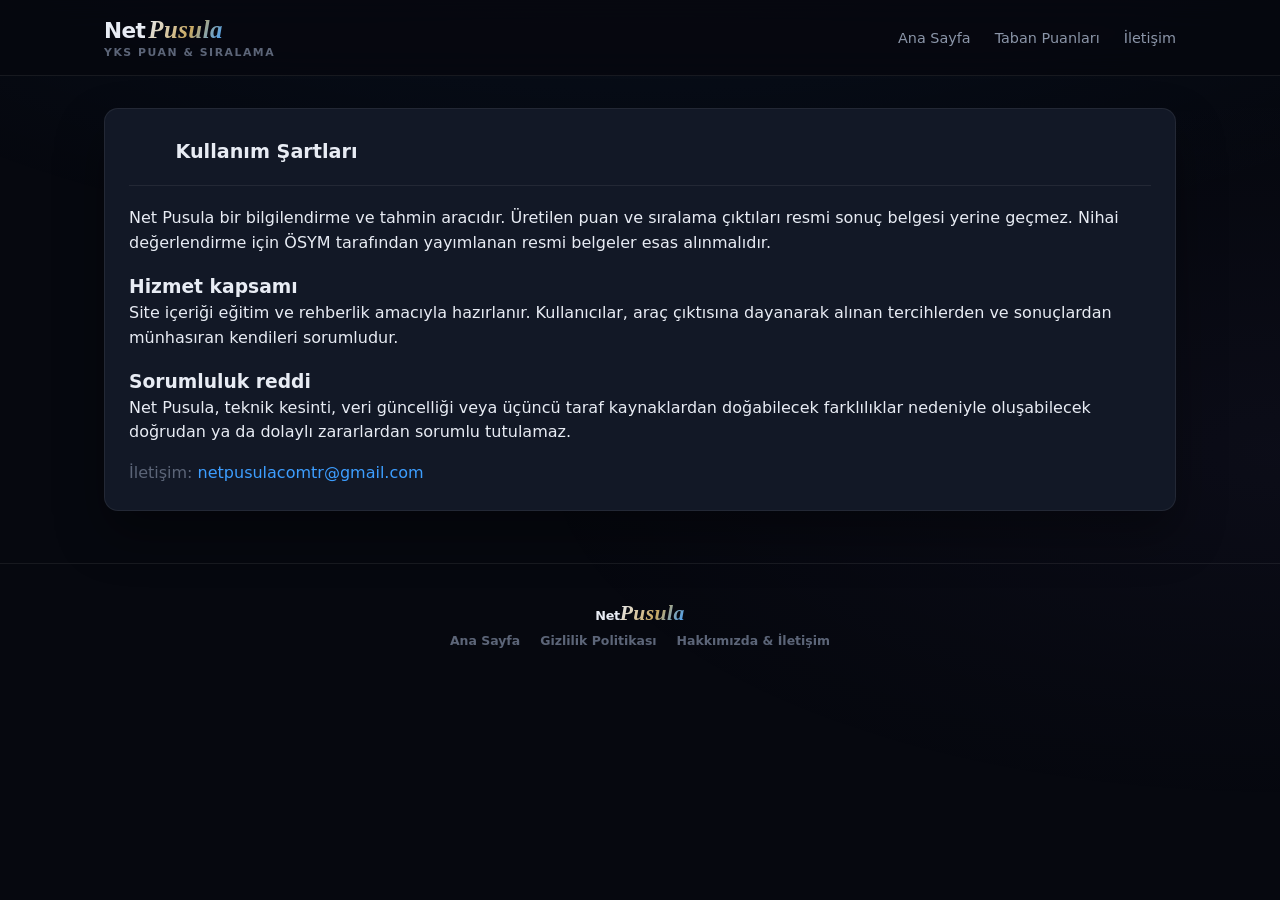
<file: kullanim-sartlari.html>
<!DOCTYPE html>
<html lang="tr">
<head>
    <meta charset="UTF-8">
    <meta name="viewport" content="width=device-width, initial-scale=1.0">
    <title>Net Pusula | Kullanım Şartları</title>
    <meta name="description" content="Net Pusula kullanım şartları: hesaplama sonuçlarının tahmini niteliği, sorumluluk reddi ve kullanım koşulları.">
    <meta name="keywords" content="kullanım şartları, yks tahmin aracı, net pusula">
    <meta name="robots" content="index, follow">
    <link rel="canonical" href="https://netpusula.com.tr/kullanim-sartlari.html">
    <!-- ADSENSE_AUTO_ADS_PLACEHOLDER -->
    <link rel="stylesheet" href="assets/net-pusula.css">
</head>
<body>
    <header class="site-header">
        <div class="header-inner">
            <a href="index.html" class="brand wordmark" aria-label="Net Pusula Ana sayfa">
                <span class="wordmark-line"><span class="wm-net">Net</span><span class="wm-pusula">Pusula</span></span>
                <span class="wm-sub">YKS puan &amp; sıralama</span>
            </a>
            <nav class="nav-links" aria-label="Ana menü">
                <a href="index.html">Ana Sayfa</a>
                <a href="taban-puanlari.html">Taban Puanları</a>
                <a href="hakkimizda-iletisim.html">İletişim</a>
            </nav>
        </div>
    </header>

    <main class="main" style="max-width:var(--max);margin:0 auto;padding:2rem 1.5rem;position:relative;z-index:1;">
        <section class="panel">
            <div class="panel-header">
                <i class="fas fa-file-contract" aria-hidden="true"></i>
                <h1 style="font-size:1.2rem;">Kullanım Şartları</h1>
            </div>
            <p>Net Pusula bir bilgilendirme ve tahmin aracıdır. Üretilen puan ve sıralama çıktıları resmi sonuç belgesi yerine geçmez. Nihai değerlendirme için ÖSYM tarafından yayımlanan resmi belgeler esas alınmalıdır.</p>
            <h3 style="margin-top:1rem;">Hizmet kapsamı</h3>
            <p>Site içeriği eğitim ve rehberlik amacıyla hazırlanır. Kullanıcılar, araç çıktısına dayanarak alınan tercihlerden ve sonuçlardan münhasıran kendileri sorumludur.</p>
            <h3 style="margin-top:1rem;">Sorumluluk reddi</h3>
            <p>Net Pusula, teknik kesinti, veri güncelliği veya üçüncü taraf kaynaklardan doğabilecek farklılıklar nedeniyle oluşabilecek doğrudan ya da dolaylı zararlardan sorumlu tutulamaz.</p>
            <p style="margin-top:1rem;color:var(--text-dim);">İletişim: <a href="mailto:netpusulacomtr@gmail.com">netpusulacomtr@gmail.com</a></p>
        </section>
    </main>

    <footer class="site-footer">
        <p class="footer-wordmark"><span class="wm-net">Net</span><span class="wm-pusula">Pusula</span></p>
        <nav class="footer-links" aria-label="Alt bilgi">
            <a href="index.html">Ana Sayfa</a>
            <a href="gizlilik-politikasi.html">Gizlilik Politikası</a>
            <a href="hakkimizda-iletisim.html">Hakkımızda & İletişim</a>
        </nav>
    </footer>
</body>
</html>
</file>
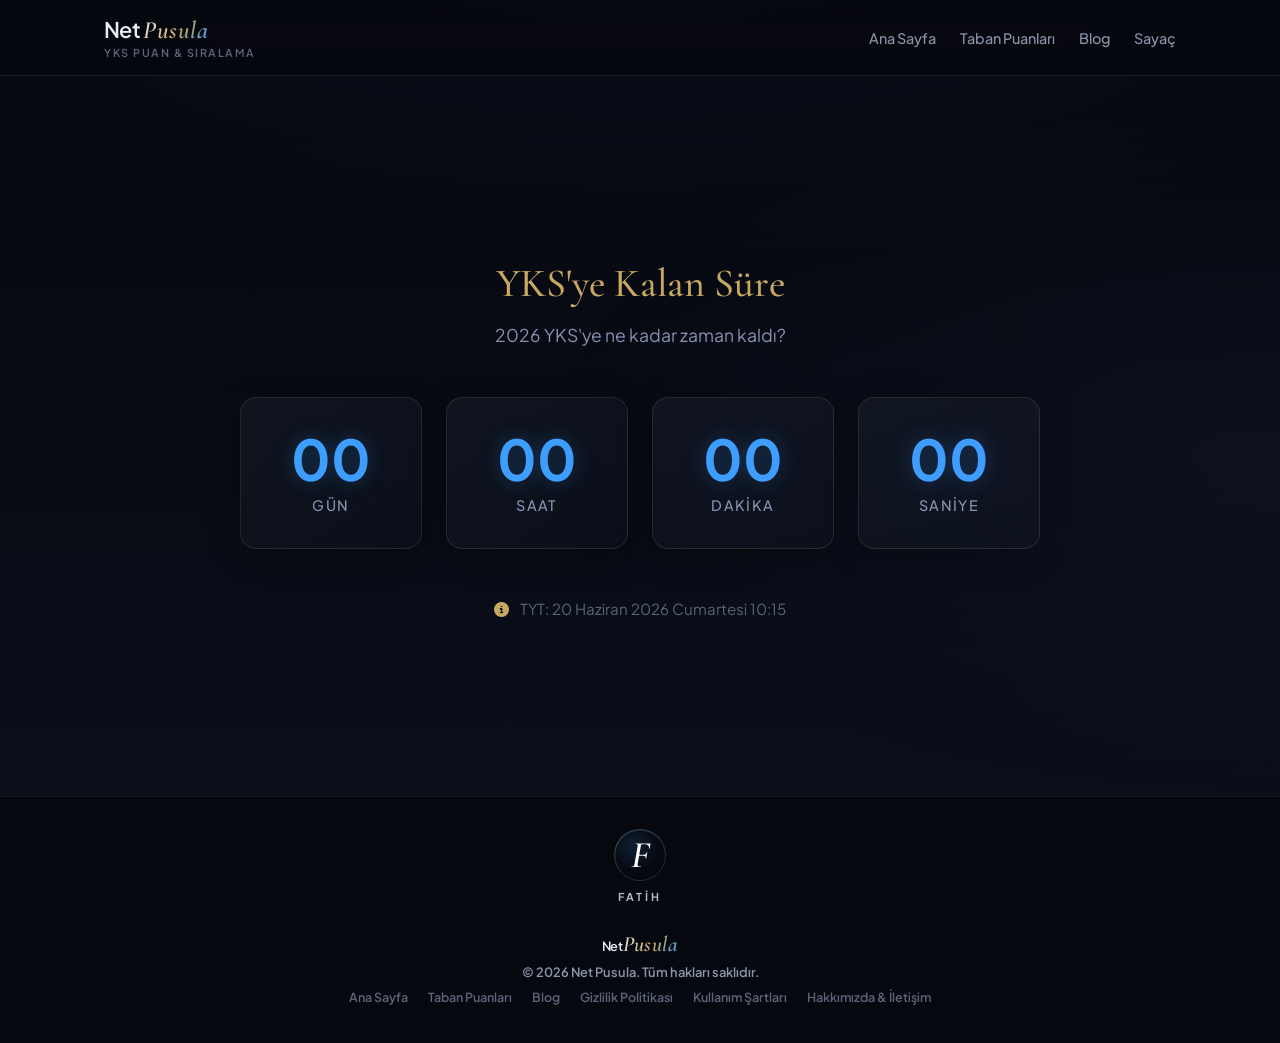
<file: sayac.html>
<!DOCTYPE html>
<html lang="tr">
<head>
    <script async src="https://pagead2.googlesyndication.com/pagead/js/adsbygoogle.js?client=ca-pub-6190481499147942"
     crossorigin="anonymous"></script>
    <meta charset="UTF-8">
    <meta name="viewport" content="width=device-width, initial-scale=1.0">
    <title>Net Pusula | YKS'ye Kalan Süre</title>
    <meta name="description" content="2026 YKS'ye kalan gün, saat, dakika ve saniyeyi anlık olarak takip edin. Net Pusula ile sınav countdown.">
    <meta name="keywords" content="YKS sayaç, YKS countdown, 2026 YKS tarih, sınav sayacı">
    <meta name="robots" content="index, follow">
    <meta name="author" content="Net Pusula">
    <meta name="theme-color" content="#06080f">
    <link rel="canonical" href="https://netpusula.com.tr/sayac.html">
    <meta property="og:type" content="website">
    <meta property="og:locale" content="tr_TR">
    <meta property="og:site_name" content="Net Pusula">
    <meta property="og:title" content="Net Pusula | YKS'ye Kalan Süre">
    <meta property="og:description" content="2026 YKS'ye kalan süreyi anlık takip edin.">
    <meta property="og:url" content="https://netpusula.com.tr/sayac.html">
    <link rel="icon" href="data:image/svg+xml,<svg xmlns='http://www.w3.org/2000/svg' viewBox='0 0 100 100'><text x='12' y='68' font-family='Georgia,serif' font-size='52' font-style='italic' fill='%23c9a962'>N</text><text x='48' y='68' font-family='system-ui' font-size='44' font-weight='600' fill='%233d9eff'>P</text></svg>">
    <link rel="preconnect" href="https://fonts.googleapis.com">
    <link rel="preconnect" href="https://fonts.gstatic.com" crossorigin>
    <link href="https://fonts.googleapis.com/css2?family=Plus+Jakarta+Sans:wght@400;500;600;700;800&family=Cormorant+Garamond:ital,wght@0,500;0,600;1,500&display=swap" rel="stylesheet">
    <link rel="stylesheet" href="https://cdnjs.cloudflare.com/ajax/libs/font-awesome/6.5.1/css/all.min.css">
    <link rel="stylesheet" href="assets/net-pusula.css">
    <style>
        .countdown-container {
            min-height: 80vh;
            display: flex;
            flex-direction: column;
            align-items: center;
            justify-content: center;
            padding: 2rem;
            background: linear-gradient(180deg, #06080f 0%, #0a0f1a 100%);
        }

        .countdown-title {
            font-family: 'Cormorant Garamond', serif;
            font-size: 2.5rem;
            font-weight: 500;
            color: #c9a962;
            margin-bottom: 0.5rem;
            text-align: center;
        }

        .countdown-subtitle {
            font-family: 'Plus Jakarta Sans', sans-serif;
            font-size: 1.1rem;
            color: #8892b0;
            margin-bottom: 3rem;
            text-align: center;
        }

        .countdown-grid {
            display: grid;
            grid-template-columns: repeat(4, 1fr);
            gap: 1.5rem;
            max-width: 800px;
            width: 100%;
        }

        .countdown-card {
            background: linear-gradient(145deg, #0f141f 0%, #0a0f1a 100%);
            border: 1px solid rgba(201, 169, 98, 0.15);
            border-radius: 16px;
            padding: 2rem 1.5rem;
            text-align: center;
            box-shadow: 0 8px 32px rgba(0, 0, 0, 0.3);
            transition: transform 0.3s ease, box-shadow 0.3s ease;
        }

        .countdown-card:hover {
            transform: translateY(-4px);
            box-shadow: 0 12px 40px rgba(201, 169, 98, 0.1);
        }

        .countdown-value {
            font-family: 'Plus Jakarta Sans', sans-serif;
            font-size: 3.5rem;
            font-weight: 700;
            color: #3d9eff;
            line-height: 1;
            margin-bottom: 0.5rem;
            text-shadow: 0 0 20px rgba(61, 158, 255, 0.3);
        }

        .countdown-label {
            font-family: 'Plus Jakarta Sans', sans-serif;
            font-size: 0.9rem;
            font-weight: 500;
            color: #8892b0;
            text-transform: uppercase;
            letter-spacing: 0.1em;
        }

        .countdown-info {
            margin-top: 3rem;
            text-align: center;
            color: #5a6478;
            font-family: 'Plus Jakarta Sans', sans-serif;
            font-size: 0.95rem;
        }

        .countdown-info i {
            color: #c9a962;
            margin-right: 0.5rem;
        }

        @media (max-width: 768px) {
            .countdown-title {
                font-size: 2rem;
            }

            .countdown-subtitle {
                font-size: 1rem;
                margin-bottom: 2rem;
            }

            .countdown-grid {
                grid-template-columns: repeat(2, 1fr);
                gap: 1rem;
            }

            .countdown-card {
                padding: 1.5rem 1rem;
            }

            .countdown-value {
                font-size: 2.5rem;
            }

            .countdown-label {
                font-size: 0.8rem;
            }
        }

        @media (max-width: 480px) {
            .countdown-grid {
                grid-template-columns: 1fr;
                gap: 0.75rem;
            }

            .countdown-value {
                font-size: 3rem;
            }
        }
    </style>
</head>
<body>
    <header class="site-header">
        <div class="header-inner">
            <a href="index.html" class="brand wordmark" aria-label="Net Pusula Ana sayfa">
                <span class="wordmark-line"><span class="wm-net">Net</span><span class="wm-pusula">Pusula</span></span>
                <span class="wm-sub">YKS puan &amp; sıralama</span>
            </a>
            <nav class="nav-links" aria-label="Ana menü">
                <a href="index.html">Ana Sayfa</a>
                <a href="taban-puanlari.html">Taban Puanları</a>
                <a href="blog.html">Blog</a>
                <a href="sayac.html">Sayaç</a>
            </nav>
        </div>
    </header>

    <section class="countdown-container">
        <h1 class="countdown-title">YKS'ye Kalan Süre</h1>
        <p class="countdown-subtitle">2026 YKS'ye ne kadar zaman kaldı?</p>

        <div class="countdown-grid">
            <div class="countdown-card">
                <div class="countdown-value" id="days">00</div>
                <div class="countdown-label">Gün</div>
            </div>
            <div class="countdown-card">
                <div class="countdown-value" id="hours">00</div>
                <div class="countdown-label">Saat</div>
            </div>
            <div class="countdown-card">
                <div class="countdown-value" id="minutes">00</div>
                <div class="countdown-label">Dakika</div>
            </div>
            <div class="countdown-card">
                <div class="countdown-value" id="seconds">00</div>
                <div class="countdown-label">Saniye</div>
            </div>
        </div>

        <p class="countdown-info">
            <i class="fas fa-info-circle"></i>
            TYT: 20 Haziran 2026 Cumartesi 10:15
        </p>
    </section>

    <footer class="site-footer">
        <div class="creator-signature" aria-label="Tasarım: Fatih">
            <div class="signature-f" aria-hidden="true">
                <span class="signature-f-letter">F</span>
                <span class="signature-f-ring"></span>
            </div>
            <span class="signature-name">Fatih</span>
        </div>
        <p class="footer-wordmark"><span class="wm-net">Net</span><span class="wm-pusula">Pusula</span></p>
        <p class="footer-copy">© 2026 Net Pusula. Tüm hakları saklıdır.</p>
        <nav class="footer-links" aria-label="Alt bilgi">
            <a href="index.html">Ana Sayfa</a>
            <a href="taban-puanlari.html">Taban Puanları</a>
            <a href="blog.html">Blog</a>
            <a href="gizlilik-politikasi.html">Gizlilik Politikası</a>
            <a href="kullanim-sartlari.html">Kullanım Şartları</a>
            <a href="hakkimizda-iletisim.html">Hakkımızda & İletişim</a>
        </nav>
    </footer>

    <script>
        // YKS 2026 TYT tarihi
        const yksDate = new Date('2026-06-20T10:15:00');

        function updateCountdown() {
            const now = new Date();
            const diff = yksDate - now;

            if (diff <= 0) {
                document.getElementById('days').textContent = '00';
                document.getElementById('hours').textContent = '00';
                document.getElementById('minutes').textContent = '00';
                document.getElementById('seconds').textContent = '00';
                return;
            }

            const days = Math.floor(diff / (1000 * 60 * 60 * 24));
            const hours = Math.floor((diff % (1000 * 60 * 60 * 24)) / (1000 * 60 * 60));
            const minutes = Math.floor((diff % (1000 * 60 * 60)) / (1000 * 60));
            const seconds = Math.floor((diff % (1000 * 60)) / 1000);

            document.getElementById('days').textContent = String(days).padStart(2, '0');
            document.getElementById('hours').textContent = String(hours).padStart(2, '0');
            document.getElementById('minutes').textContent = String(minutes).padStart(2, '0');
            document.getElementById('seconds').textContent = String(seconds).padStart(2, '0');
        }

        // Hemen güncelle, sonra her saniye güncelle
        updateCountdown();
        setInterval(updateCountdown, 1000);
    </script>
</body>
</html>
</file>
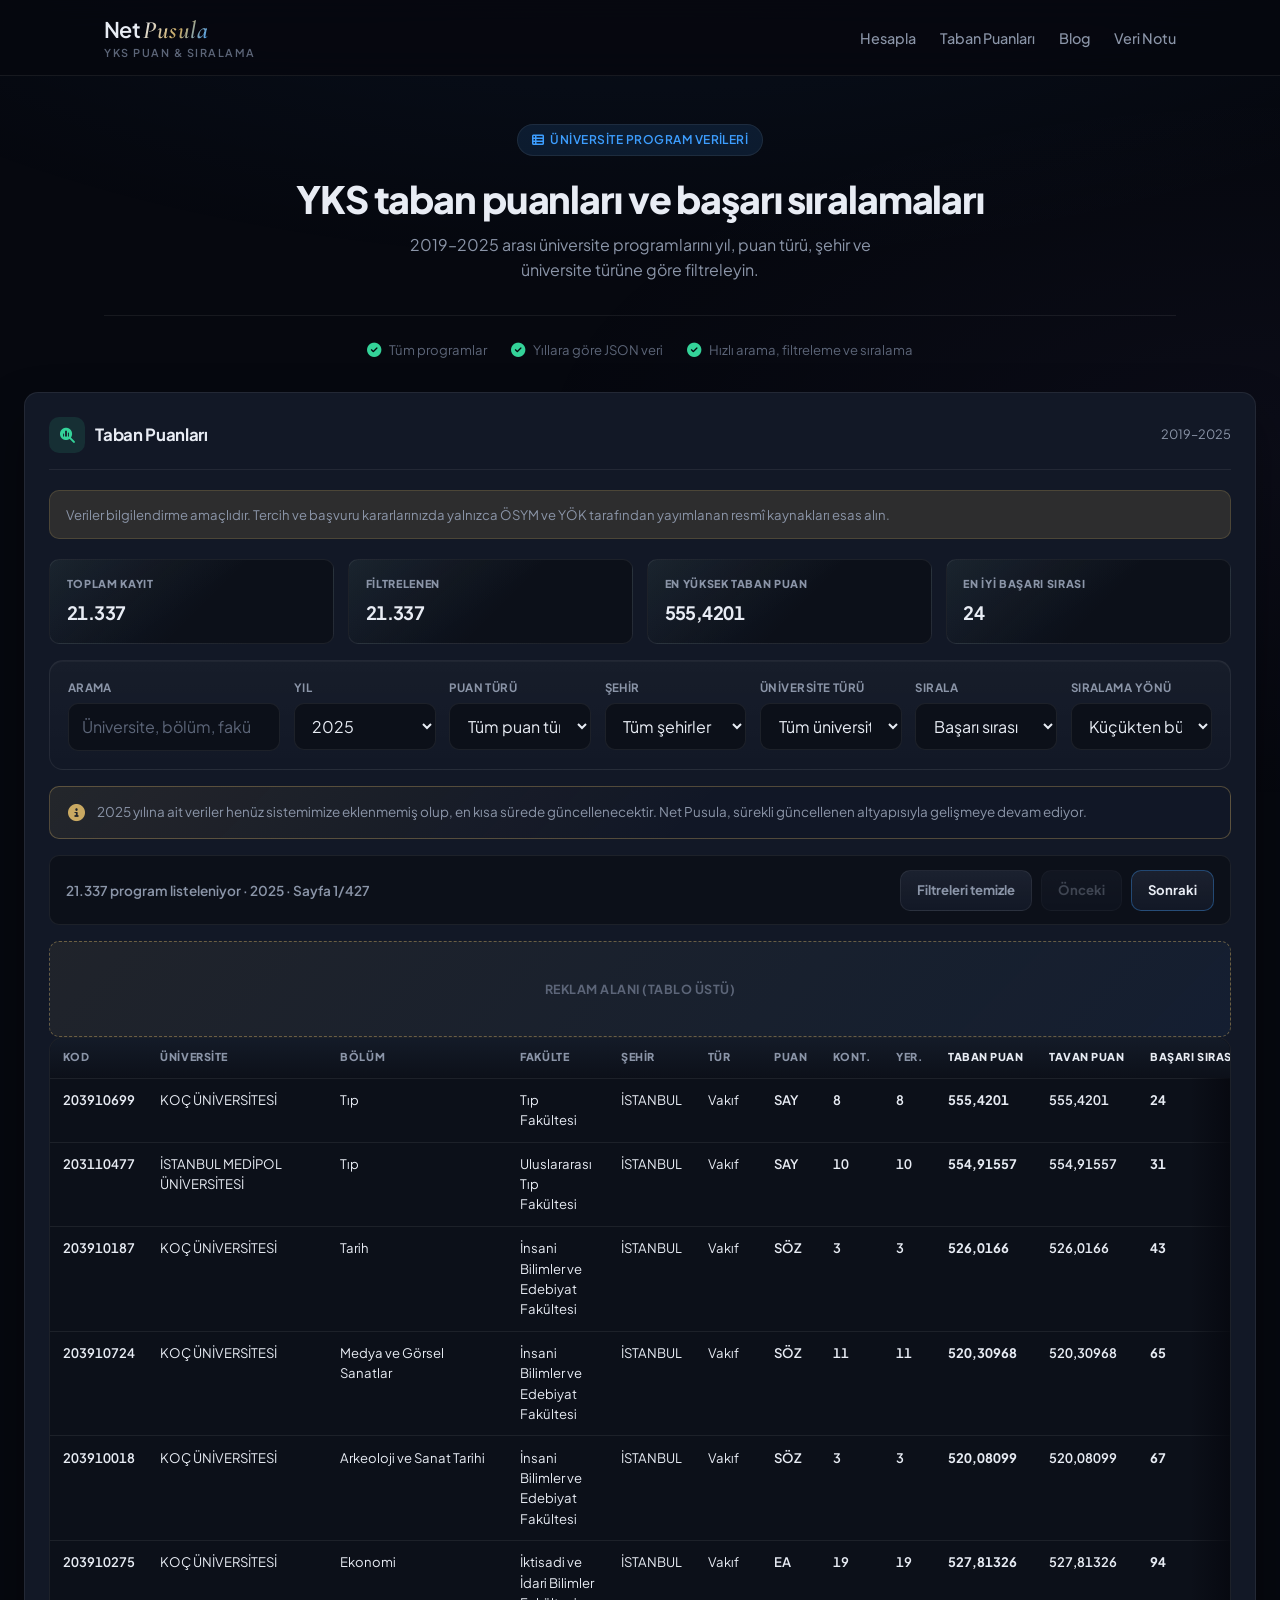
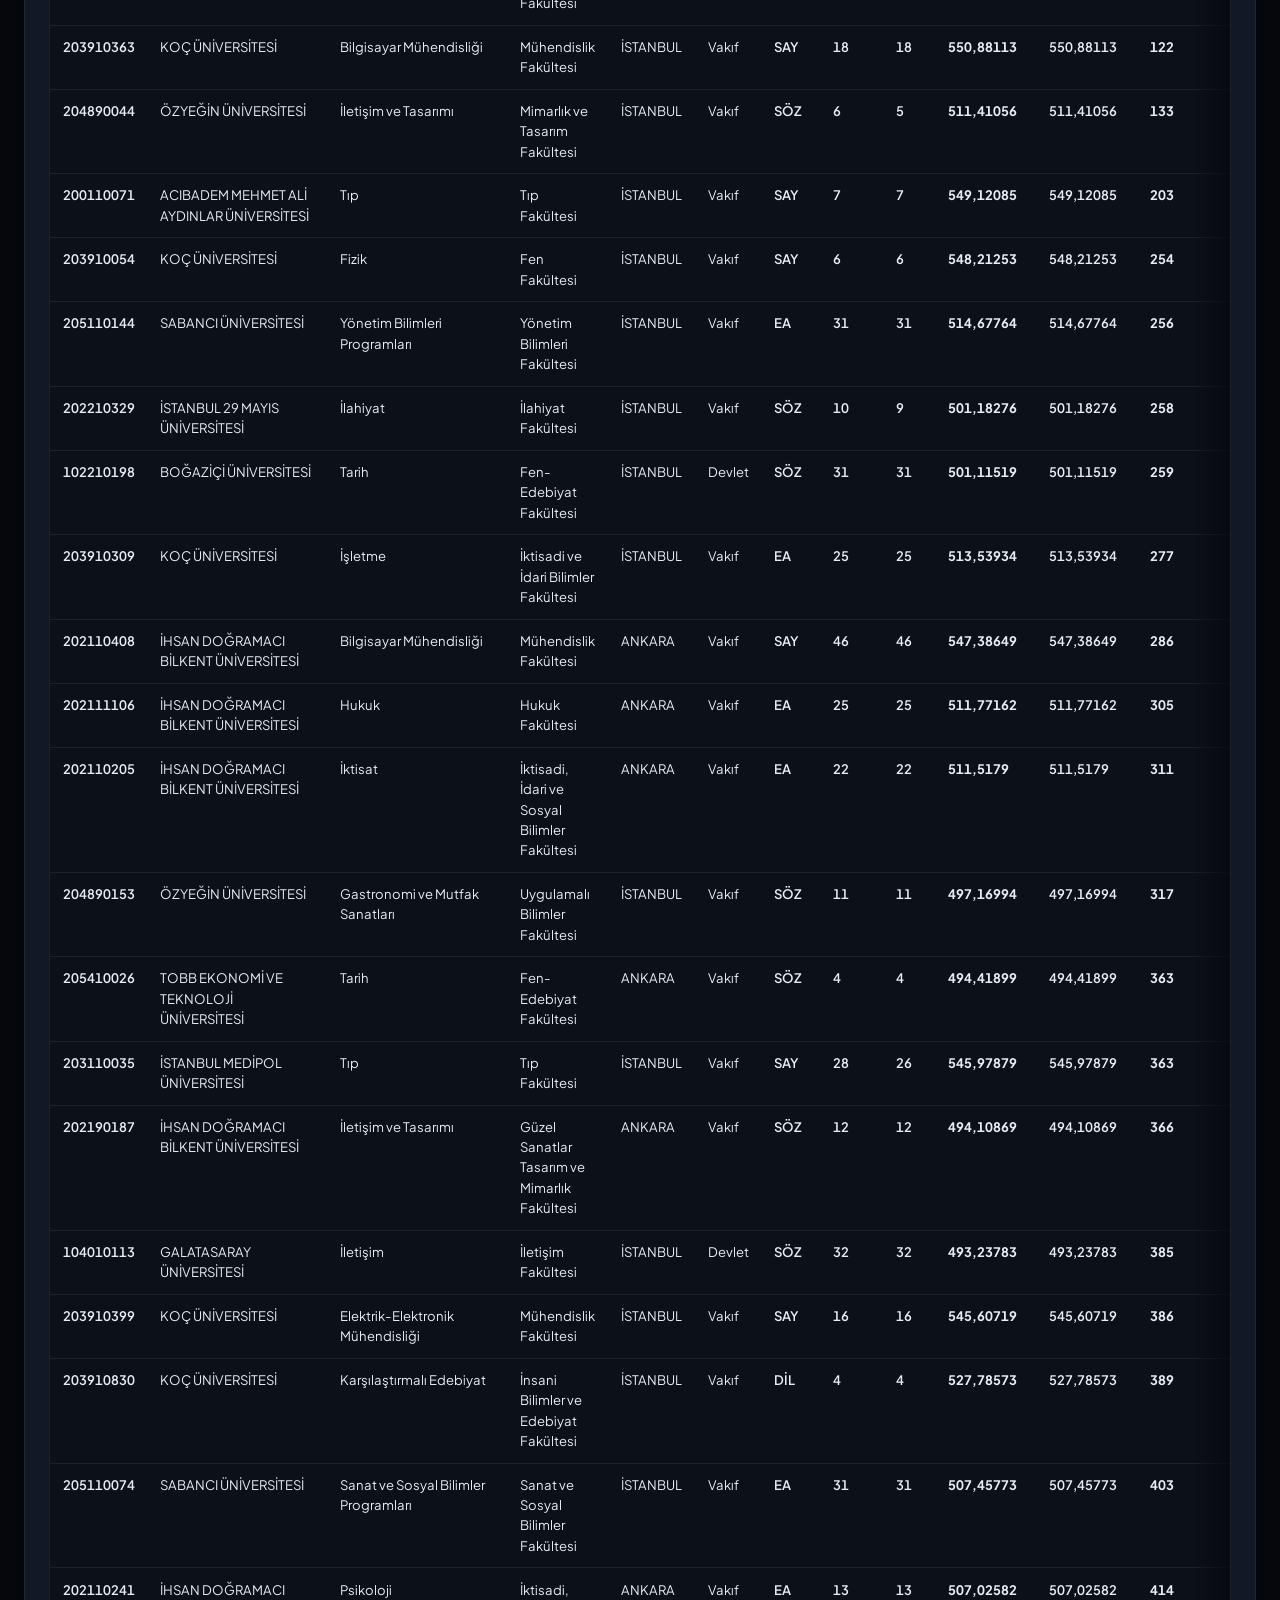
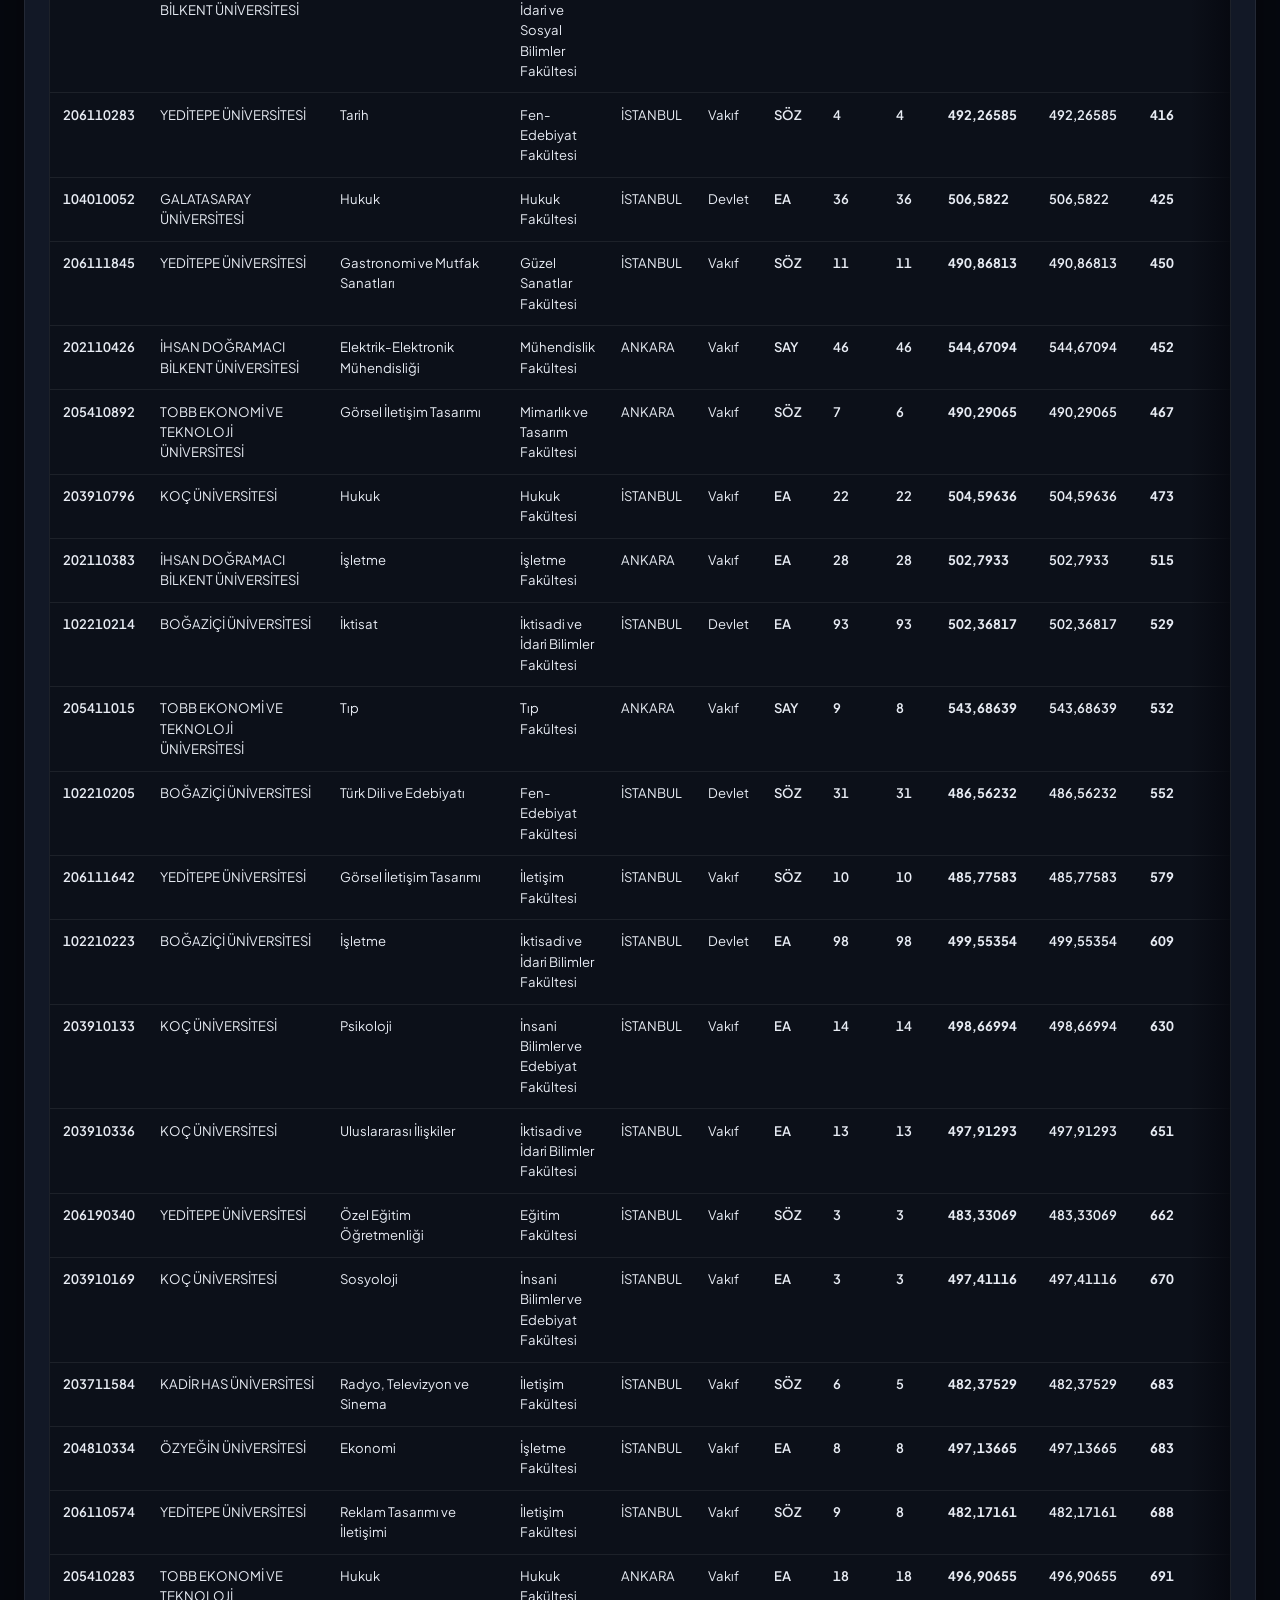
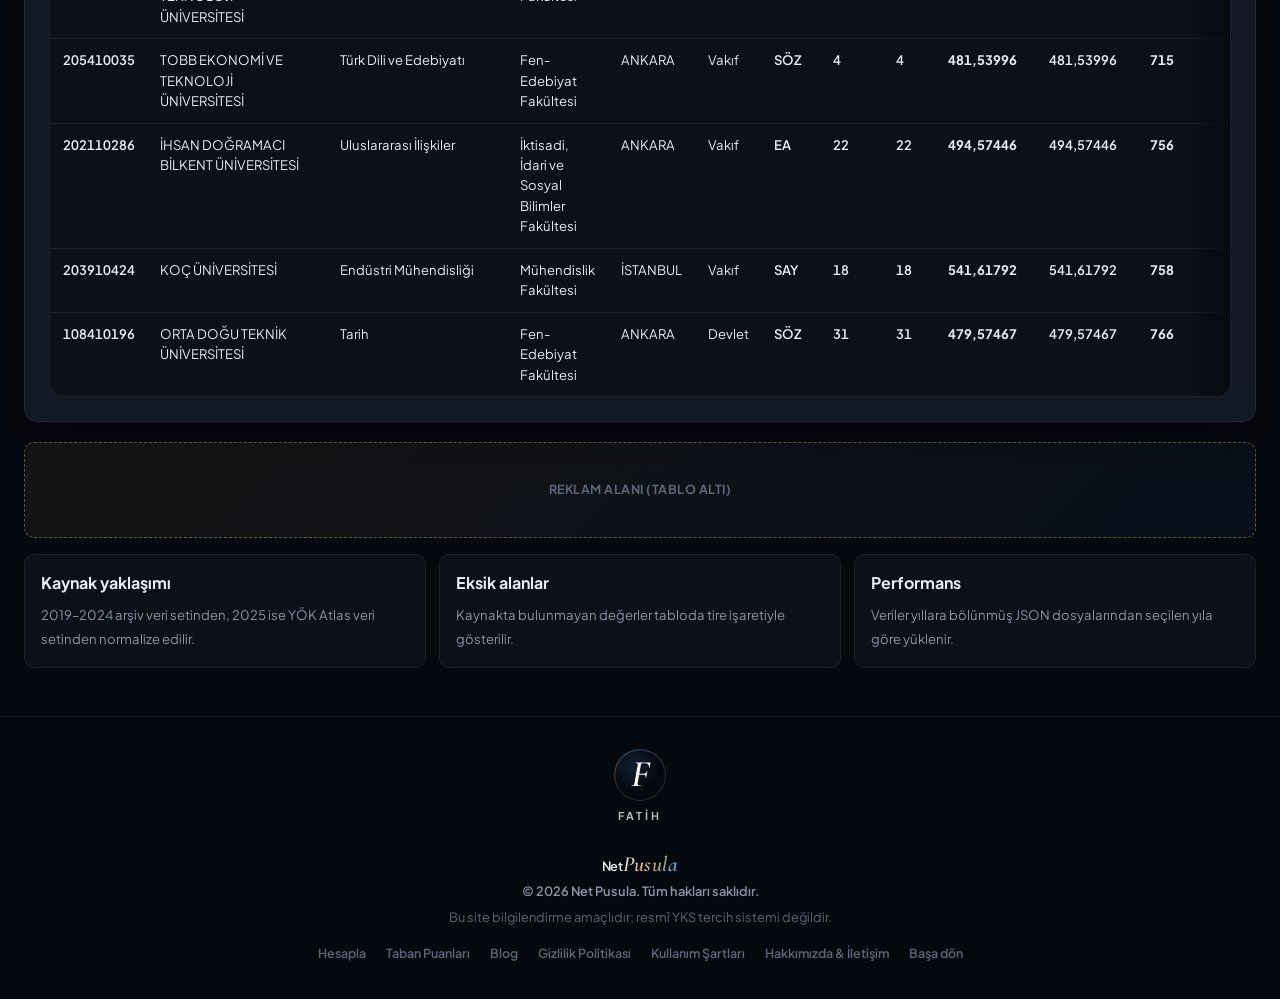
<file: taban-puanlari.html>
<!DOCTYPE html>
<html lang="tr">
<head>
    <meta charset="UTF-8">
    <meta name="viewport" content="width=device-width, initial-scale=1.0">
    <title>Net Pusula | 2025 Üniversite Taban Puanları ve Başarı Sıralamaları</title>
    <meta name="description" content="Net Pusula taban puanları sayfasında 2019-2025 üniversite programlarını filtreleyin. Bölüm, şehir, puan türü, kontenjan ve başarı sırası verilerini karşılaştırın.">
    <meta name="keywords" content="üniversite taban puanları, 2025 başarı sıralamaları, YKS taban puan, bölüm kontenjanları, devlet vakıf üniversite puanları">
    <meta name="robots" content="index, follow, max-image-preview:large, max-snippet:-1, max-video-preview:-1">
    <meta name="author" content="Net Pusula">
    <meta name="theme-color" content="#06080f">
    <link rel="canonical" href="https://netpusula.com.tr/taban-puanlari.html">
    <meta property="og:type" content="website">
    <meta property="og:locale" content="tr_TR">
    <meta property="og:site_name" content="Net Pusula">
    <meta property="og:title" content="Net Pusula | YKS Taban Puanları">
    <meta property="og:description" content="Üniversite taban puanları, kontenjanlar ve başarı sıralamalarını tek tabloda filtreleyin.">
    <meta property="og:url" content="https://netpusula.com.tr/taban-puanlari.html">
    <meta name="twitter:card" content="summary_large_image">
    <meta name="twitter:title" content="Net Pusula | Taban Puanları">
    <meta name="twitter:description" content="YKS program verilerini yıl, puan türü ve şehir bazında karşılaştırın.">
    <!-- ADSENSE_AUTO_ADS_PLACEHOLDER -->
    <link rel="icon" href="data:image/svg+xml,<svg xmlns='http://www.w3.org/2000/svg' viewBox='0 0 100 100'><text x='12' y='68' font-family='Georgia,serif' font-size='52' font-style='italic' fill='%23c9a962'>N</text><text x='48' y='68' font-family='system-ui' font-size='44' font-weight='600' fill='%233d9eff'>P</text></svg>">
    <link rel="preconnect" href="https://fonts.googleapis.com">
    <link rel="preconnect" href="https://fonts.gstatic.com" crossorigin>
    <link href="https://fonts.googleapis.com/css2?family=Plus+Jakarta+Sans:wght@400;500;600;700;800&family=Cormorant+Garamond:ital,wght@0,500;0,600;1,500&display=swap" rel="stylesheet">
    <link rel="stylesheet" href="https://cdnjs.cloudflare.com/ajax/libs/font-awesome/6.5.1/css/all.min.css">
    <link rel="stylesheet" href="assets/net-pusula.css">
    <link rel="stylesheet" href="assets/taban-puanlari.css">
</head>
<body>
    <header class="site-header">
        <div class="header-inner">
            <a href="/" class="brand wordmark" aria-label="Net Pusula — Ana sayfa">
                <span class="wordmark-line">
                    <span class="wm-net">Net</span><span class="wm-pusula">Pusula</span>
                </span>
                <span class="wm-sub">YKS puan &amp; sıralama</span>
            </a>
            <nav class="nav-links" aria-label="Ana menü">
                <a href="/#hesapla">Hesapla</a>
                <a href="taban-puanlari.html">Taban Puanları</a>
                <a href="blog.html">Blog</a>
                <a href="#veri-notu">Veri Notu</a>
            </nav>
        </div>
    </header>

    <section class="hero">
        <span class="hero-badge"><i class="fas fa-table-list"></i> Üniversite program verileri</span>
        <h1>YKS taban puanları ve başarı sıralamaları</h1>
        <p>2019–2025 arası üniversite programlarını yıl, puan türü, şehir ve üniversite türüne göre filtreleyin.</p>
        <div class="trust-row">
            <span class="trust-item"><i class="fas fa-check-circle"></i> Tüm programlar</span>
            <span class="trust-item"><i class="fas fa-check-circle"></i> Yıllara göre JSON veri</span>
            <span class="trust-item"><i class="fas fa-check-circle"></i> Hızlı arama, filtreleme ve sıralama</span>
        </div>
    </section>

    <main class="taban-page">
        <section class="panel" aria-labelledby="taban-heading">
            <div class="panel-header results">
                <i class="fas fa-magnifying-glass-chart"></i>
                <h2 id="taban-heading">Taban Puanları</h2>
                <span>2019–2025</span>
            </div>

            <div class="disclaimer" id="veri-notu">
                Veriler bilgilendirme amaçlıdır. Tercih ve başvuru kararlarınızda yalnızca ÖSYM ve YÖK tarafından yayımlanan resmî kaynakları esas alın.
            </div>

            <div class="taban-stats" aria-label="Taban puanları özet bilgileri">
                <div class="taban-stat-card">
                    <span>Toplam kayıt</span>
                    <strong id="tabanTotalCount">-</strong>
                </div>
                <div class="taban-stat-card">
                    <span>Filtrelenen</span>
                    <strong id="tabanFilteredCount">-</strong>
                </div>
                <div class="taban-stat-card">
                    <span>En yüksek taban puan</span>
                    <strong id="tabanTopScore">-</strong>
                </div>
                <div class="taban-stat-card">
                    <span>En iyi başarı sırası</span>
                    <strong id="tabanBestRank">-</strong>
                </div>
            </div>

            <div class="taban-toolbar" aria-label="Taban puanı filtreleri">
                <div class="taban-field">
                    <label for="tabanSearch">Arama</label>
                    <input type="search" id="tabanSearch" placeholder="Üniversite, bölüm, fakülte veya program kodu">
                </div>
                <div class="taban-field">
                    <label for="tabanYear">Yıl</label>
                    <select id="tabanYear">
                        <option value="2025" selected>2025</option>
                        <option value="2024">2024</option>
                        <option value="2023">2023</option>
                        <option value="2022">2022</option>
                        <option value="2021">2021</option>
                        <option value="2020">2020</option>
                        <option value="2019">2019</option>
                    </select>
                </div>
                <div class="taban-field">
                    <label for="tabanScoreType">Puan türü</label>
                    <select id="tabanScoreType">
                        <option value="">Tüm puan türleri</option>
                        <option value="SAY">SAY</option>
                        <option value="EA">EA</option>
                        <option value="SÖZ">SÖZ</option>
                        <option value="DİL">DİL</option>
                        <option value="TYT">TYT</option>
                    </select>
                </div>
                <div class="taban-field">
                    <label for="tabanCity">Şehir</label>
                    <select id="tabanCity">
                        <option value="">Tüm şehirler</option>
                    </select>
                </div>
                <div class="taban-field">
                    <label for="tabanUniType">Üniversite türü</label>
                    <select id="tabanUniType">
                        <option value="">Tüm üniversite türleri</option>
                    </select>
                </div>
                <div class="taban-field">
                    <label for="tabanSortBy">Sırala</label>
                    <select id="tabanSortBy">
                        <option value="taban_siralama" selected>Başarı sırası</option>
                        <option value="taban_puan">Taban puan</option>
                        <option value="tavan_puan">Tavan puan</option>
                        <option value="kontenjan">Kontenjan</option>
                        <option value="yerlesen">Yerleşen</option>
                        <option value="universite">Üniversite adı</option>
                        <option value="bolum">Bölüm adı</option>
                    </select>
                </div>
                <div class="taban-field">
                    <label for="tabanSortDirection">Sıralama yönü</label>
                    <select id="tabanSortDirection">
                        <option value="asc" selected>Küçükten büyüğe / En iyi sıra</option>
                        <option value="desc">Büyükten küçüğe / En yüksek puan</option>
                    </select>
                </div>
            </div>

            <div class="taban-year-notice" id="tabanYearNotice" role="status" hidden>
                <i class="fas fa-circle-info" aria-hidden="true"></i>
                <p>2025 yılına ait veriler henüz sistemimize eklenmemiş olup, en kısa sürede güncellenecektir. Net Pusula, sürekli güncellenen altyapısıyla gelişmeye devam ediyor.</p>
            </div>

            <div class="taban-actions">
                <p class="taban-summary" id="tabanSummary">Veri hazırlanıyor...</p>
                <div class="taban-buttons">
                    <button type="button" class="taban-button" id="tabanReset">Filtreleri temizle</button>
                    <button type="button" class="taban-button" id="tabanPrev">Önceki</button>
                    <button type="button" class="taban-button" id="tabanNext">Sonraki</button>
                </div>
            </div>

            <div class="ad-placeholder ad-placeholder-inline" aria-label="Reklam alanı">
                <span>Reklam Alanı (Tablo Üstü)</span>
            </div>

            <div class="taban-table-scroll" id="tabanTableScroll">
            <div class="taban-table-wrap" id="tabanTableWrap">
                <table class="taban-table">
                    <thead>
                        <tr>
                            <th>Kod</th>
                            <th>Üniversite</th>
                            <th>Bölüm</th>
                            <th>Fakülte</th>
                            <th>Şehir</th>
                            <th>Tür</th>
                            <th>Puan</th>
                            <th>Kont.</th>
                            <th>Yer.</th>
                            <th>Taban Puan</th>
                            <th>Tavan Puan</th>
                            <th>Başarı Sırası</th>
                        </tr>
                    </thead>
                    <tbody id="tabanTableBody"></tbody>
                </table>
                <div class="taban-status" id="tabanStatus">Veri yükleniyor...</div>
            </div>
            </div>
        </section>

        <div class="ad-placeholder ad-placeholder-inline" aria-label="Reklam alanı">
            <span>Reklam Alanı (Tablo Altı)</span>
        </div>

        <section class="taban-note-grid" aria-label="Veri açıklamaları">
            <div class="taban-note-card">
                <strong>Kaynak yaklaşımı</strong>
                <span>2019–2024 arşiv veri setinden, 2025 ise YÖK Atlas veri setinden normalize edilir.</span>
            </div>
            <div class="taban-note-card">
                <strong>Eksik alanlar</strong>
                <span>Kaynakta bulunmayan değerler tabloda tire işaretiyle gösterilir.</span>
            </div>
            <div class="taban-note-card">
                <strong>Performans</strong>
                <span>Veriler yıllara bölünmüş JSON dosyalarından seçilen yıla göre yüklenir.</span>
            </div>
        </section>
    </main>

    <footer class="site-footer">
        <div class="creator-signature" aria-label="Tasarım: Fatih">
            <div class="signature-f" aria-hidden="true">
                <span class="signature-f-letter">F</span>
                <span class="signature-f-ring"></span>
            </div>
            <span class="signature-name">Fatih</span>
        </div>
        <p class="footer-wordmark"><span class="wm-net">Net</span><span class="wm-pusula">Pusula</span></p>
        <p class="footer-copy">© 2026 Net Pusula. Tüm hakları saklıdır.</p>
        <p class="footer-note">Bu site bilgilendirme amaçlıdır; resmî YKS tercih sistemi değildir.</p>
        <nav class="footer-links" aria-label="Alt bilgi">
            <a href="/#hesapla">Hesapla</a>
            <a href="taban-puanlari.html">Taban Puanları</a>
            <a href="blog.html">Blog</a>
            <a href="gizlilik-politikasi.html">Gizlilik Politikası</a>
            <a href="kullanim-sartlari.html">Kullanım Şartları</a>
            <a href="hakkimizda-iletisim.html">Hakkımızda & İletişim</a>
            <a href="#">Başa dön</a>
        </nav>
    </footer>

    <script src="assets/taban-puanlari.js"></script>
</body>
</html>
</file>
<file: assets/net-pusula.css>
/* Net Pusula — koyu, minimal, güven veren arayüz */

:root {
    --bg: #06080f;
    --bg-elevated: #0c1019;
    --surface: #121826;
    --surface-hover: #181f30;
    --border: rgba(255, 255, 255, 0.07);
    --border-focus: rgba(61, 158, 255, 0.45);
    --text: #e8ecf4;
    --text-muted: #8b95a8;
    --text-dim: #5c6578;
    --accent: #3d9eff;
    --accent-soft: rgba(61, 158, 255, 0.12);
    --accent-glow: rgba(61, 158, 255, 0.25);
    --gold: #c9a962;
    --gold-soft: rgba(201, 169, 98, 0.15);
    --success: #34d399;
    --tyt: #3d9eff;
    --ayt: #a78bfa;
    --radius: 14px;
    --radius-sm: 10px;
    --font: "Plus Jakarta Sans", system-ui, sans-serif;
    --shadow: 0 24px 48px rgba(0, 0, 0, 0.35);
    --max: 1120px;
}

*, *::before, *::after { box-sizing: border-box; margin: 0; padding: 0; }

html { scroll-behavior: smooth; }

body {
    font-family: var(--font);
    background: var(--bg);
    color: var(--text);
    line-height: 1.55;
    min-height: 100vh;
    -webkit-font-smoothing: antialiased;
}

body::before {
    content: "";
    position: fixed;
    inset: 0;
    background:
        radial-gradient(ellipse 80% 50% at 50% -20%, rgba(61, 158, 255, 0.08), transparent),
        radial-gradient(ellipse 60% 40% at 100% 50%, rgba(167, 139, 250, 0.04), transparent);
    pointer-events: none;
    z-index: 0;
}

a { color: var(--accent); text-decoration: none; }
a:hover { text-decoration: underline; }

/* Header */
.site-header {
    position: sticky;
    top: 0;
    z-index: 100;
    border-bottom: 1px solid var(--border);
    background: rgba(6, 8, 15, 0.85);
    backdrop-filter: blur(16px);
}

.header-inner {
    max-width: var(--max);
    margin: 0 auto;
    padding: 1rem 1.5rem;
    display: flex;
    align-items: center;
    justify-content: space-between;
    gap: 1rem;
}

.brand {
    text-decoration: none;
    color: inherit;
}

.brand:hover { text-decoration: none; }

/* Metin tabanlı logo */
.wordmark {
    display: flex;
    flex-direction: column;
    line-height: 1.15;
    gap: 0.15rem;
}

.wordmark-line {
    display: flex;
    align-items: baseline;
    gap: 0.2rem;
}

.wm-net {
    font-weight: 600;
    font-size: 1.35rem;
    letter-spacing: -0.03em;
    color: var(--text);
}

.wm-pusula {
    font-family: "Cormorant Garamond", Georgia, serif;
    font-weight: 600;
    font-size: 1.55rem;
    font-style: italic;
    letter-spacing: 0.02em;
    background: linear-gradient(120deg, var(--text) 0%, var(--gold) 55%, var(--accent) 100%);
    -webkit-background-clip: text;
    background-clip: text;
    color: transparent;
}

.wm-sub {
    font-size: 0.68rem;
    font-weight: 600;
    letter-spacing: 0.14em;
    text-transform: uppercase;
    color: var(--text-dim);
}

.nav-links {
    display: flex;
    gap: 1.5rem;
}

.nav-links a {
    color: var(--text-muted);
    font-size: 0.9rem;
    font-weight: 500;
    text-decoration: none;
    transition: color 0.2s;
}

.nav-links a:hover { color: var(--text); text-decoration: none; }

/* Hero */
.hero {
    position: relative;
    z-index: 1;
    max-width: var(--max);
    margin: 0 auto;
    padding: 3rem 1.5rem 2rem;
    text-align: center;
}

.hero-badge {
    display: inline-flex;
    align-items: center;
    gap: 0.4rem;
    padding: 0.35rem 0.85rem;
    border-radius: 999px;
    background: var(--accent-soft);
    border: 1px solid var(--border);
    color: var(--accent);
    font-size: 0.75rem;
    font-weight: 600;
    letter-spacing: 0.04em;
    text-transform: uppercase;
    margin-bottom: 1.25rem;
}

.hero h1 {
    font-size: clamp(1.75rem, 4vw, 2.35rem);
    font-weight: 800;
    letter-spacing: -0.03em;
    line-height: 1.2;
    margin-bottom: 0.75rem;
}

.hero p {
    color: var(--text-muted);
    max-width: 520px;
    margin: 0 auto;
    font-size: 1rem;
}

.trust-row {
    display: flex;
    flex-wrap: wrap;
    justify-content: center;
    gap: 1.5rem;
    margin-top: 2rem;
    padding-top: 1.5rem;
    border-top: 1px solid var(--border);
}

.trust-item {
    display: flex;
    align-items: center;
    gap: 0.5rem;
    font-size: 0.82rem;
    color: var(--text-dim);
}

.trust-item i { color: var(--success); font-size: 0.9rem; }

/* Net Pusula tanıtım */
.intro-manifesto {
    position: relative;
    z-index: 1;
    max-width: var(--max);
    margin: 0 auto;
    padding: 0 1.5rem 1.5rem;
}

.intro-inner {
    text-align: center;
    padding: 1.35rem 1.5rem;
    border-radius: var(--radius);
    border: 1px solid var(--border);
    background: linear-gradient(180deg, rgba(18, 24, 38, 0.9), rgba(12, 16, 25, 0.6));
}

.intro-lead {
    font-family: "Cormorant Garamond", Georgia, serif;
    font-size: clamp(1.35rem, 3vw, 1.75rem);
    font-weight: 600;
    font-style: italic;
    color: var(--text);
    margin-bottom: 0.5rem;
    letter-spacing: 0.01em;
}

.intro-body {
    font-size: 0.92rem;
    color: var(--text-muted);
    max-width: 560px;
    margin: 0 auto;
    line-height: 1.65;
}

.intro-body strong {
    color: var(--text);
    font-weight: 600;
}

/* Kısa yasal şerit */
.legal-strip {
    position: relative;
    z-index: 1;
    max-width: var(--max);
    margin: 0 auto 1.25rem;
    padding: 0 1.5rem;
    display: flex;
    flex-wrap: wrap;
    align-items: center;
    gap: 0.65rem 1rem;
    font-size: 0.78rem;
    color: var(--text-dim);
}

.legal-strip i {
    color: var(--gold);
    flex-shrink: 0;
}

.legal-strip p {
    flex: 1;
    min-width: 200px;
    line-height: 1.45;
}

.legal-strip strong { color: var(--text-muted); font-weight: 600; }

.legal-strip-link {
    font-weight: 600;
    font-size: 0.75rem;
    white-space: nowrap;
    text-decoration: none;
}

.legal-strip-link:hover { text-decoration: underline; }

/* Bilgi ve sayaç paneli */
.stats-section {
    position: relative;
    z-index: 1;
    max-width: var(--max);
    margin: 0 auto 1.4rem;
    padding: 0 1.5rem;
    display: grid;
    grid-template-columns: repeat(3, minmax(0, 1fr));
    gap: 0.85rem;
}

.stats-card {
    display: flex;
    align-items: center;
    gap: 0.8rem;
    border: 1px solid var(--border);
    border-radius: var(--radius-sm);
    background: linear-gradient(135deg, rgba(61, 158, 255, 0.08), rgba(201, 169, 98, 0.06));
    padding: 0.9rem 1rem;
    animation: stats-breathe 7s ease-in-out infinite;
}

.stats-card:nth-child(2) { animation-delay: 0.8s; }
.stats-card:nth-child(3) { animation-delay: 1.4s; }

.stats-icon {
    width: 34px;
    height: 34px;
    border-radius: 8px;
    background: rgba(255, 255, 255, 0.06);
    border: 1px solid var(--border);
    color: var(--gold);
    display: grid;
    place-items: center;
    flex-shrink: 0;
}

.stats-card h3 {
    font-size: 0.74rem;
    letter-spacing: 0.05em;
    text-transform: uppercase;
    color: var(--text-dim);
    margin-bottom: 0.2rem;
}

.stats-card p {
    font-size: 0.84rem;
    color: var(--text);
    font-weight: 600;
}

@keyframes stats-breathe {
    0%, 100% { transform: translateY(0); border-color: var(--border); }
    50% { transform: translateY(-2px); border-color: rgba(61, 158, 255, 0.35); }
}

/* İki sütun: hesap + yan ayarlar */
.content-layout {
    position: relative;
    z-index: 1;
    max-width: calc(var(--max) + 260px);
    margin: 0 auto;
    padding: 0 1.5rem;
    display: grid;
    grid-template-columns: 1fr 220px;
    gap: 1.25rem;
    align-items: start;
}

.main-column { min-width: 0; }

/* Main */
.main {
    padding: 0 0 3rem;
}

/* Cards / sections */
.panel {
    background: var(--surface);
    border: 1px solid var(--border);
    border-radius: var(--radius);
    padding: 1.5rem;
    margin-bottom: 1.25rem;
    box-shadow: var(--shadow);
}

.panel-header {
    display: flex;
    align-items: center;
    flex-wrap: wrap;
    gap: 0.65rem;
    margin-bottom: 1.25rem;
    padding-bottom: 1rem;
    border-bottom: 1px solid var(--border);
}

.panel-header h2 {
    margin-right: auto;
}

.panel-header i {
    width: 36px;
    height: 36px;
    border-radius: var(--radius-sm);
    display: flex;
    align-items: center;
    justify-content: center;
    font-size: 0.95rem;
}

.panel-header.tyt i { background: rgba(61, 158, 255, 0.15); color: var(--tyt); }
.panel-header.ayt i { background: rgba(167, 139, 250, 0.15); color: var(--ayt); }
.panel-header.diploma i { background: var(--gold-soft); color: var(--gold); }
.panel-header.results i { background: rgba(52, 211, 153, 0.12); color: var(--success); }

.panel-header h2 {
    font-size: 1.05rem;
    font-weight: 700;
    letter-spacing: -0.02em;
}

.panel-header span:not(.setting-text) {
    font-size: 0.8rem;
    color: var(--text-muted);
    margin-left: auto;
}

.panel-toggle {
    margin-left: 0.5rem;
    width: 32px;
    height: 32px;
    border-radius: 8px;
    border: 1px solid var(--border);
    background: var(--bg-elevated);
    color: var(--text-muted);
    cursor: pointer;
    display: flex;
    align-items: center;
    justify-content: center;
    transition: color 0.2s, border-color 0.2s;
    flex-shrink: 0;
}

.panel-toggle:hover {
    color: var(--text);
    border-color: var(--border-focus);
}

#aytPanel.ayt-collapsed .ayt-panel-body {
    display: none;
}

#aytPanel.ayt-collapsed .panel-toggle i {
    transform: rotate(180deg);
}

/* Diploma */
.diploma-row {
    display: flex;
    flex-wrap: wrap;
    align-items: flex-end;
    gap: 1.5rem;
}

.field label {
    display: block;
    font-size: 0.8rem;
    font-weight: 600;
    color: var(--text-muted);
    margin-bottom: 0.4rem;
}

.field input[type="number"] {
    width: 140px;
    padding: 0.65rem 0.85rem;
    border-radius: var(--radius-sm);
    border: 1px solid var(--border);
    background: var(--bg-elevated);
    color: var(--text);
    font-family: inherit;
    font-size: 1rem;
    font-weight: 600;
    transition: border-color 0.2s, box-shadow 0.2s;
}

.field input:focus {
    outline: none;
    border-color: var(--border-focus);
    box-shadow: 0 0 0 3px var(--accent-soft);
}

.toggle-wrap {
    display: flex;
    align-items: center;
    gap: 0.75rem;
    cursor: pointer;
    user-select: none;
}

.toggle-wrap input { display: none; }

.toggle-track {
    width: 44px;
    height: 24px;
    border-radius: 999px;
    background: var(--bg-elevated);
    border: 1px solid var(--border);
    position: relative;
    transition: background 0.2s;
}

.toggle-thumb {
    position: absolute;
    top: 3px;
    left: 3px;
    width: 16px;
    height: 16px;
    border-radius: 50%;
    background: var(--text-muted);
    transition: transform 0.2s, background 0.2s;
}

.toggle-wrap input:checked + .toggle-track {
    background: var(--accent-soft);
    border-color: var(--accent);
}

.toggle-wrap input:checked + .toggle-track .toggle-thumb {
    transform: translateX(20px);
    background: var(--accent);
}

.toggle-label {
    font-size: 0.88rem;
    color: var(--text-muted);
    font-weight: 500;
}

/* Test grid */
.subsection-title {
    font-size: 0.78rem;
    font-weight: 600;
    text-transform: uppercase;
    letter-spacing: 0.06em;
    color: var(--text-dim);
    margin: 1.25rem 0 0.75rem;
}

.subsection-title:first-of-type { margin-top: 0; }

.test-grid {
    display: grid;
    grid-template-columns: repeat(auto-fill, minmax(200px, 1fr));
    gap: 0.85rem;
}

.test-card {
    background: var(--bg-elevated);
    border: 1px solid var(--border);
    border-radius: var(--radius-sm);
    padding: 1rem;
    transition: border-color 0.2s, background 0.2s;
}

.test-card:hover {
    border-color: rgba(255, 255, 255, 0.12);
    background: var(--surface-hover);
}

.test-card h3 {
    font-size: 0.82rem;
    font-weight: 600;
    color: var(--text);
    margin-bottom: 0.75rem;
    line-height: 1.3;
}

.test-card .meta {
    font-size: 0.7rem;
    color: var(--text-dim);
    font-weight: 500;
}

.inputs-row {
    display: grid;
    grid-template-columns: 1fr 1fr;
    gap: 0.5rem;
    margin-bottom: 0.65rem;
}

.inputs-row label {
    font-size: 0.68rem;
    color: var(--text-dim);
    font-weight: 600;
    text-transform: uppercase;
    letter-spacing: 0.04em;
    margin-bottom: 0.2rem;
    display: block;
}

.inputs-row input {
    width: 100%;
    padding: 0.45rem 0.5rem;
    border-radius: 8px;
    border: 1px solid var(--border);
    background: var(--surface);
    color: var(--text);
    font-family: inherit;
    font-size: 0.95rem;
    font-weight: 600;
    -moz-appearance: textfield;
}

.inputs-row input::-webkit-outer-spin-button,
.inputs-row input::-webkit-inner-spin-button { -webkit-appearance: none; margin: 0; }

.inputs-row input:focus {
    outline: none;
    border-color: var(--border-focus);
}

.net-line {
    display: flex;
    justify-content: space-between;
    align-items: center;
    padding-top: 0.5rem;
    border-top: 1px solid var(--border);
    font-size: 0.8rem;
}

.net-line span:first-child { color: var(--text-muted); font-weight: 500; }

.net-value {
    font-weight: 700;
    color: var(--accent);
    font-variant-numeric: tabular-nums;
}

/* CTA */
.calc-cta {
    text-align: center;
    padding: 2rem 0 1rem;
}

.btn-calc {
    display: inline-flex;
    align-items: center;
    justify-content: center;
    gap: 0.6rem;
    padding: 1rem 2.5rem;
    border: none;
    border-radius: 999px;
    background: linear-gradient(135deg, var(--accent), #2563eb);
    color: #fff;
    font-family: inherit;
    font-size: 1rem;
    font-weight: 700;
    letter-spacing: 0.02em;
    cursor: pointer;
    box-shadow: 0 8px 32px var(--accent-glow);
    transition: transform 0.2s, box-shadow 0.2s, opacity 0.2s;
}

.btn-calc:hover:not(:disabled) {
    transform: translateY(-2px);
    box-shadow: 0 12px 40px var(--accent-glow);
}

.btn-calc:disabled {
    opacity: 0.65;
    cursor: not-allowed;
    transform: none;
}

.calc-hint {
    margin-top: 0.75rem;
    font-size: 0.78rem;
    color: var(--text-dim);
}

/* Results */
.results-panel { display: none; }
.results-panel.visible { display: block; }

.disclaimer {
    background: var(--gold-soft);
    border: 1px solid rgba(201, 169, 98, 0.2);
    border-radius: var(--radius-sm);
    padding: 0.85rem 1rem;
    font-size: 0.82rem;
    color: var(--text-muted);
    margin-bottom: 1.25rem;
    line-height: 1.5;
}

.disclaimer a {
    display: inline-block;
    margin-top: 0.35rem;
    font-weight: 600;
    font-size: 0.78rem;
}

.year-block { margin-bottom: 1.75rem; }

.year-block h3 {
    font-size: 0.95rem;
    font-weight: 700;
    margin-bottom: 0.75rem;
    color: var(--text);
    display: flex;
    align-items: center;
    gap: 0.5rem;
}

.year-block h3::before {
    content: "";
    width: 4px;
    height: 1em;
    background: var(--accent);
    border-radius: 2px;
}

.table-wrap {
    overflow-x: auto;
    border-radius: var(--radius-sm);
    border: 1px solid var(--border);
}

.results-table {
    width: 100%;
    border-collapse: collapse;
    font-size: 0.85rem;
}

.results-table th,
.results-table td {
    padding: 0.65rem 0.85rem;
    text-align: left;
    border-bottom: 1px solid var(--border);
}

.results-table th {
    background: var(--bg-elevated);
    color: var(--text-muted);
    font-weight: 600;
    font-size: 0.72rem;
    text-transform: uppercase;
    letter-spacing: 0.04em;
}

.results-table tr:last-child td { border-bottom: none; }

.results-table tbody tr:hover td { background: var(--surface-hover); }

.results-table td:not(:first-child) {
    font-variant-numeric: tabular-nums;
    font-weight: 600;
}

.results-topbar {
    display: flex;
    align-items: center;
    justify-content: space-between;
    gap: 0.9rem;
    flex-wrap: wrap;
    margin-bottom: 1rem;
}

.results-year {
    display: inline-flex;
    align-items: center;
    gap: 0.55rem;
    padding: 0.4rem 0.75rem;
    border-radius: 999px;
    border: 1px solid var(--border);
    background: var(--bg-elevated);
}

.results-year-label {
    font-size: 0.7rem;
    font-weight: 800;
    letter-spacing: 0.08em;
    text-transform: uppercase;
    color: var(--text-dim);
}

.results-year-select {
    appearance: none;
    background: transparent;
    border: none;
    color: var(--text);
    font-family: inherit;
    font-weight: 800;
    font-size: 0.9rem;
    padding-right: 0.15rem;
}

.results-year-select:focus { outline: none; }

.results-subnote {
    font-size: 0.78rem;
    color: var(--text-dim);
}

.score-grid {
    display: grid;
    grid-template-columns: repeat(auto-fit, minmax(190px, 1fr));
    gap: 0.85rem;
}

.score-card {
    background: var(--surface);
    border: 1px solid var(--border);
    border-radius: var(--radius-sm);
    padding: 0.95rem;
    box-shadow: var(--shadow);
}

.score-card-head {
    display: flex;
    align-items: baseline;
    justify-content: space-between;
    gap: 0.75rem;
    margin-bottom: 0.75rem;
}

.score-type {
    font-weight: 900;
    letter-spacing: 0.01em;
}

.score-year {
    font-size: 0.72rem;
    color: var(--text-dim);
    font-weight: 800;
    letter-spacing: 0.06em;
}

.score-values {
    display: grid;
    grid-template-columns: 1fr 1fr;
    gap: 0.85rem;
}

.score-grid .score-val-secondary { display: none; }

.score-val-label {
    font-size: 0.7rem;
    font-weight: 800;
    letter-spacing: 0.08em;
    text-transform: uppercase;
    color: var(--text-dim);
    margin-bottom: 0.25rem;
}

.score-val-num {
    font-weight: 900;
    font-variant-numeric: tabular-nums;
}

.score-val-primary .score-val-num {
    font-size: 1.28rem;
    color: var(--text);
}

.score-val-secondary .score-val-num {
    font-size: 1.02rem;
    color: var(--text-muted);
}

.score-val-secondary { opacity: 0.9; }

.shared-result-notice {
    border: 1px solid rgba(61, 158, 255, 0.35);
    background: rgba(61, 158, 255, 0.1);
    color: var(--text-muted);
    border-radius: var(--radius-sm);
    padding: 0.8rem 0.95rem;
    font-size: 0.82rem;
    margin-bottom: 0.95rem;
}

.result-actions {
    display: flex;
    justify-content: flex-end;
    margin-top: 0.9rem;
}

.share-result-btn {
    width: auto;
    min-width: 180px;
}

/* Yan ayarlar */
.settings-rail {
    position: sticky;
    top: 5.5rem;
}

.settings-card {
    background: var(--surface);
    border: 1px solid var(--border);
    border-radius: var(--radius);
    padding: 1.15rem;
    box-shadow: var(--shadow);
}

.settings-title {
    font-size: 0.72rem;
    font-weight: 700;
    text-transform: uppercase;
    letter-spacing: 0.08em;
    color: var(--text-dim);
    margin-bottom: 1rem;
}

.setting-row {
    display: flex;
    align-items: flex-start;
    gap: 0.65rem;
    margin-bottom: 0.85rem;
    cursor: pointer;
}

.setting-row input {
    margin-top: 0.2rem;
    accent-color: var(--accent);
    flex-shrink: 0;
}

.setting-text {
    display: flex;
    flex-direction: column;
    gap: 0.1rem;
}

.setting-text strong {
    font-size: 0.82rem;
    font-weight: 600;
    color: var(--text);
}

.setting-text small {
    font-size: 0.72rem;
    color: var(--text-dim);
    line-height: 1.35;
}

.btn-secondary {
    width: 100%;
    margin-top: 0.5rem;
    padding: 0.6rem 0.85rem;
    border-radius: var(--radius-sm);
    border: 1px solid var(--border);
    background: var(--bg-elevated);
    color: var(--text-muted);
    font-family: inherit;
    font-size: 0.8rem;
    font-weight: 600;
    cursor: pointer;
    display: flex;
    align-items: center;
    justify-content: center;
    gap: 0.45rem;
    transition: color 0.2s, border-color 0.2s, background 0.2s;
}

.btn-secondary:hover {
    color: var(--text);
    border-color: var(--border-focus);
    background: var(--surface-hover);
}

/* Yasal panel */
.legal-panel {
    position: relative;
    z-index: 1;
    border-top: 1px solid var(--border);
    background: var(--bg-elevated);
    padding: 2.5rem 1.5rem 3rem;
}

/* SEO bilgi bloğu */
.seo-info-block {
    position: relative;
    z-index: 1;
    max-width: var(--max);
    margin: 0 auto 2rem;
    padding: 0 1.5rem;
}

.seo-info-inner {
    border: 1px solid var(--border);
    border-radius: var(--radius);
    background: var(--surface);
    box-shadow: var(--shadow);
    padding: 1.4rem;
}

.seo-info-inner h2 {
    font-size: 1.1rem;
    letter-spacing: -0.02em;
    margin-bottom: 0.8rem;
}

.seo-info-inner h3 {
    font-size: 0.95rem;
    color: var(--text);
    margin: 1rem 0 0.55rem;
}

.seo-info-inner p {
    color: var(--text-muted);
    font-size: 0.9rem;
    line-height: 1.7;
}

/* AdSense yer tutucuları */
.ad-placeholder {
    border: 1px dashed rgba(201, 169, 98, 0.45);
    border-radius: var(--radius-sm);
    background: linear-gradient(135deg, rgba(201, 169, 98, 0.08), rgba(61, 158, 255, 0.05));
    min-height: 96px;
    display: flex;
    align-items: center;
    justify-content: center;
    text-align: center;
    padding: 0.9rem;
}

.ad-placeholder span {
    font-size: 0.78rem;
    font-weight: 700;
    letter-spacing: 0.04em;
    text-transform: uppercase;
    color: var(--text-dim);
}

.ad-placeholder-inline {
    margin-top: 1rem;
}

.student-guide-preview {
    position: relative;
    z-index: 1;
    max-width: var(--max);
    margin: 0 auto 2rem;
    padding: 0 1.5rem;
}

.student-guide-inner {
    border: 1px solid var(--border);
    border-radius: var(--radius);
    background: var(--surface);
    box-shadow: var(--shadow);
    padding: 1.35rem;
}

.student-guide-inner h2 {
    font-size: 1.1rem;
    margin-bottom: 0.95rem;
}

.student-guide-grid {
    display: grid;
    grid-template-columns: repeat(3, minmax(0, 1fr));
    gap: 0.85rem;
}

.student-guide-card {
    border: 1px solid var(--border);
    border-radius: var(--radius-sm);
    padding: 0.9rem;
    background: var(--bg-elevated);
}

.student-guide-card h3 {
    font-size: 0.86rem;
    line-height: 1.45;
    margin-bottom: 0.45rem;
}

.student-guide-card p {
    font-size: 0.8rem;
    color: var(--text-muted);
    line-height: 1.55;
    margin-bottom: 0.5rem;
}

.student-guide-card a {
    font-size: 0.76rem;
    font-weight: 700;
}

.legal-panel-inner {
    max-width: var(--max);
    margin: 0 auto;
}

.legal-panel h2 {
    font-size: 1.1rem;
    font-weight: 700;
    margin-bottom: 1.5rem;
    letter-spacing: -0.02em;
}

.legal-grid {
    display: grid;
    grid-template-columns: repeat(auto-fill, minmax(280px, 1fr));
    gap: 1rem;
}

.legal-item {
    background: var(--surface);
    border: 1px solid var(--border);
    border-radius: var(--radius-sm);
    padding: 1rem 1.1rem;
}

.legal-item h3 {
    font-size: 0.85rem;
    font-weight: 700;
    color: var(--text);
    margin-bottom: 0.45rem;
}

.legal-item p {
    font-size: 0.8rem;
    color: var(--text-muted);
    line-height: 1.55;
}

.legal-updated {
    margin-top: 1.5rem;
    font-size: 0.72rem;
    color: var(--text-dim);
}

/* Footer */
.site-footer {
    position: relative;
    z-index: 1;
    border-top: 1px solid var(--border);
    padding: 2rem 1.5rem 2.25rem;
    text-align: center;
}

/* Geliştirici imzası — minimal F */
.creator-signature {
    display: inline-flex;
    flex-direction: column;
    align-items: center;
    gap: 0.45rem;
    margin-bottom: 1.35rem;
    pointer-events: none;
    user-select: none;
}

.signature-f {
    position: relative;
    width: 3.25rem;
    height: 3.25rem;
    display: grid;
    place-items: center;
}

.signature-f-letter {
    position: relative;
    z-index: 1;
    font-family: "Cormorant Garamond", Georgia, serif;
    font-size: 2.35rem;
    font-weight: 600;
    font-style: italic;
    line-height: 1;
    color: #ffffff;
    text-shadow: 0 0 28px rgba(255, 255, 255, 0.18);
    animation: signature-breathe 5.5s ease-in-out infinite;
}

.signature-f-ring {
    position: absolute;
    inset: 0;
    border-radius: 50%;
    border: 1px solid rgba(255, 255, 255, 0.12);
    background: radial-gradient(circle at 35% 30%, rgba(61, 158, 255, 0.14), transparent 58%);
    animation: signature-ring 7s ease-in-out infinite;
}

.signature-f-ring::before {
    content: "";
    position: absolute;
    inset: -1px;
    border-radius: inherit;
    background: conic-gradient(
        from 210deg,
        transparent 0deg,
        rgba(201, 169, 98, 0.35) 80deg,
        rgba(61, 158, 255, 0.4) 160deg,
        transparent 260deg
    );
    opacity: 0.55;
    mask: radial-gradient(farthest-side, transparent calc(100% - 2px), #000 calc(100% - 1px));
    -webkit-mask: radial-gradient(farthest-side, transparent calc(100% - 2px), #000 calc(100% - 1px));
    animation: signature-sweep 9s linear infinite;
}

.signature-name {
    font-size: 0.68rem;
    font-weight: 700;
    letter-spacing: 0.28em;
    text-transform: uppercase;
    color: rgba(255, 255, 255, 0.72);
}

@keyframes signature-breathe {
    0%, 100% { opacity: 0.88; transform: scale(1); }
    50% { opacity: 1; transform: scale(1.04); }
}

@keyframes signature-ring {
    0%, 100% { transform: scale(1); opacity: 0.85; }
    50% { transform: scale(1.06); opacity: 1; }
}

@keyframes signature-sweep {
    to { transform: rotate(360deg); }
}

@media (prefers-reduced-motion: reduce) {
    .signature-f-letter,
    .signature-f-ring,
    .signature-f-ring::before {
        animation: none;
    }
}

.site-footer p {
    font-size: 0.8rem;
    color: var(--text-dim);
    max-width: 480px;
    margin: 0 auto;
    line-height: 1.6;
}

.footer-wordmark {
    margin-bottom: 0.35rem;
    font-size: 1.25rem;
}

.footer-wordmark .wm-net { font-size: inherit; }
.footer-wordmark .wm-pusula { font-size: 1.35rem; }

.footer-copy {
    font-weight: 600;
    color: var(--text-muted) !important;
    margin-bottom: 0.35rem !important;
}

.footer-note {
    margin-bottom: 1rem !important;
}

.footer-links {
    display: flex;
    flex-wrap: wrap;
    justify-content: center;
    gap: 1.25rem;
}

.footer-links a {
    font-size: 0.78rem;
    font-weight: 600;
    color: var(--text-dim);
    text-decoration: none;
}

.footer-links a:hover {
    color: var(--accent);
    text-decoration: none;
}

/* Toast / status */
.api-status {
    position: fixed;
    bottom: 1.25rem;
    right: 1.25rem;
    padding: 0.5rem 0.85rem;
    border-radius: 8px;
    font-size: 0.75rem;
    font-weight: 600;
    background: var(--surface);
    border: 1px solid var(--border);
    color: var(--text-muted);
    z-index: 200;
    opacity: 0;
    transition: opacity 0.3s;
}

.api-status.show { opacity: 1; }
.api-status.ok { border-color: rgba(52, 211, 153, 0.3); color: var(--success); }
.api-status.err { border-color: rgba(248, 113, 113, 0.3); color: #f87171; }

@media (max-width: 960px) {
    .stats-section { grid-template-columns: 1fr; }
    .content-layout {
        grid-template-columns: 1fr;
        max-width: var(--max);
    }

    .settings-rail {
        position: static;
        order: -1;
    }

    .settings-card {
        display: grid;
        grid-template-columns: 1fr 1fr;
        gap: 0.75rem 1rem;
        align-items: start;
    }

    .settings-title {
        grid-column: 1 / -1;
        margin-bottom: 0.25rem;
    }

    #resetAllBtn {
        grid-column: 1 / -1;
    }

    .student-guide-grid {
        grid-template-columns: 1fr;
    }
}

@media (max-width: 640px) {
    .nav-links a:not([href="#hesapla"]):not([href="index.html#hesapla"]):not([href="taban-puanlari.html"]):not([href="blog.html"]) { display: none; }
    .nav-links a[href="#yasal"] { display: inline; }
    .hero { padding-top: 2rem; }
    .panel { padding: 1.15rem; }
    .test-grid { grid-template-columns: 1fr; }
    .settings-card { grid-template-columns: 1fr; }
    .legal-strip { flex-direction: column; align-items: flex-start; }
    .api-status { bottom: 5rem; }
    .seo-info-inner { padding: 1.1rem; }
}
</file>
<file: assets/taban-puanlari.css>
.taban-page {
    position: relative;
    z-index: 1;
    max-width: calc(var(--max) + 260px);
    margin: 0 auto 3rem;
    padding: 0 1.5rem;
}

/* Özet kartları */
.taban-stats {
    display: grid;
    grid-template-columns: repeat(4, 1fr);
    gap: 0.85rem;
    margin: 1rem 0;
}

.taban-stat-card {
    border: 1px solid var(--border);
    border-radius: var(--radius-sm);
    background:
        linear-gradient(145deg, rgba(201, 169, 98, 0.06), transparent 50%),
        linear-gradient(135deg, rgba(61, 158, 255, 0.08), transparent 55%),
        var(--bg-elevated);
    padding: 1rem 1.05rem;
    transition: border-color 0.25s, transform 0.25s;
}

.taban-stat-card:hover {
    border-color: rgba(61, 158, 255, 0.22);
    transform: translateY(-1px);
}

.taban-stat-card span {
    display: block;
    color: var(--text-muted);
    font-size: 0.68rem;
    font-weight: 800;
    letter-spacing: 0.06em;
    text-transform: uppercase;
    margin-bottom: 0.35rem;
}

.taban-stat-card strong {
    color: var(--text);
    font-size: 1.15rem;
    letter-spacing: -0.03em;
    font-variant-numeric: tabular-nums;
}

/* Filtre araç çubuğu */
.taban-toolbar {
    display: grid;
    grid-template-columns: 1.5fr repeat(6, minmax(130px, 1fr));
    gap: 0.85rem;
    margin-bottom: 1rem;
    padding: 1.1rem;
    border: 1px solid var(--border);
    border-radius: var(--radius);
    background:
        linear-gradient(180deg, rgba(255, 255, 255, 0.02), transparent),
        var(--surface);
    box-shadow: inset 0 1px 0 rgba(255, 255, 255, 0.04);
}

.taban-field label {
    display: block;
    font-size: 0.72rem;
    font-weight: 700;
    color: var(--text-muted);
    letter-spacing: 0.04em;
    text-transform: uppercase;
    margin-bottom: 0.4rem;
}

.taban-field input,
.taban-field select {
    width: 100%;
    min-height: 42px;
    padding: 0.68rem 0.85rem;
    border-radius: var(--radius-sm);
    border: 1px solid var(--border);
    background: var(--bg-elevated);
    color: var(--text);
    font: inherit;
    outline: none;
    transition: border-color 0.2s, box-shadow 0.2s, background 0.2s;
}

.taban-field input::placeholder {
    color: var(--text-dim);
}

.taban-field input:hover,
.taban-field select:hover {
    border-color: rgba(255, 255, 255, 0.12);
    background: var(--surface-hover);
}

.taban-field input:focus,
.taban-field select:focus {
    border-color: var(--border-focus);
    box-shadow: 0 0 0 3px var(--accent-soft);
}

/* 2025 bilgilendirme */
.taban-year-notice {
    display: none;
    align-items: flex-start;
    gap: 0.75rem;
    margin: 0 0 1rem;
    padding: 0.95rem 1.1rem;
    border: 1px solid rgba(201, 169, 98, 0.35);
    border-radius: var(--radius-sm);
    background:
        linear-gradient(135deg, rgba(201, 169, 98, 0.1), transparent 55%),
        rgba(18, 24, 38, 0.95);
    color: var(--text);
}

.taban-year-notice.is-visible {
    display: flex;
}

.taban-year-notice i {
    flex-shrink: 0;
    margin-top: 0.15rem;
    font-size: 1.05rem;
    color: var(--gold);
}

.taban-year-notice p {
    margin: 0;
    font-size: 0.84rem;
    line-height: 1.55;
    color: var(--text-muted);
}

/* Sayfalama */
.taban-actions {
    display: flex;
    flex-wrap: wrap;
    gap: 0.75rem;
    align-items: center;
    justify-content: space-between;
    margin: 1rem 0;
    padding: 0.85rem 1rem;
    border: 1px solid var(--border);
    border-radius: var(--radius-sm);
    background: var(--bg-elevated);
}

.taban-summary {
    color: var(--text-muted);
    font-size: 0.85rem;
    font-weight: 600;
}

.taban-buttons {
    display: flex;
    flex-wrap: wrap;
    gap: 0.55rem;
}

.taban-button {
    padding: 0.58rem 1rem;
    border-radius: var(--radius-sm);
    border: 1px solid var(--border);
    background: linear-gradient(180deg, rgba(255, 255, 255, 0.04), transparent), var(--surface);
    color: var(--text-muted);
    font: inherit;
    font-size: 0.82rem;
    font-weight: 700;
    cursor: pointer;
    transition: color 0.2s, border-color 0.2s, background 0.2s, box-shadow 0.2s;
}

.taban-button:hover:not(:disabled) {
    color: var(--text);
    border-color: var(--border-focus);
    background: var(--surface-hover);
    box-shadow: 0 0 20px var(--accent-soft);
}

.taban-button:focus-visible {
    outline: none;
    box-shadow: 0 0 0 3px var(--accent-soft);
}

.taban-button:disabled {
    opacity: 0.4;
    cursor: not-allowed;
}

#tabanNext {
    border-color: rgba(61, 158, 255, 0.35);
    color: var(--text);
}

/* Tablo kabı — ince kaydırma çubuğu */
.taban-table-scroll {
    position: relative;
    border: 1px solid var(--border);
    border-radius: var(--radius);
    background: var(--bg-elevated);
    overflow: hidden;
    box-shadow: inset 0 1px 0 rgba(255, 255, 255, 0.03);
}

.taban-table-scroll::after {
    content: "";
    position: absolute;
    top: 0;
    right: 0;
    bottom: 0;
    width: 2.5rem;
    pointer-events: none;
    background: linear-gradient(90deg, transparent, rgba(6, 8, 15, 0.85));
    opacity: 0;
    transition: opacity 0.3s;
}

.taban-table-scroll.is-scrollable::after {
    opacity: 1;
}

.taban-table-wrap {
    overflow-x: auto;
    overflow-y: hidden;
    -webkit-overflow-scrolling: touch;
    scrollbar-width: thin;
    scrollbar-color: rgba(61, 158, 255, 0.35) transparent;
}

.taban-table-wrap::-webkit-scrollbar {
    height: 6px;
}

.taban-table-wrap::-webkit-scrollbar-track {
    background: transparent;
    margin: 0 0.5rem;
}

.taban-table-wrap::-webkit-scrollbar-thumb {
    background: linear-gradient(90deg, rgba(61, 158, 255, 0.25), rgba(201, 169, 98, 0.35));
    border-radius: 999px;
}

.taban-table-wrap::-webkit-scrollbar-thumb:hover {
    background: linear-gradient(90deg, rgba(61, 158, 255, 0.45), rgba(201, 169, 98, 0.5));
}

.taban-table {
    width: 100%;
    min-width: 960px;
    border-collapse: collapse;
    font-size: 0.82rem;
}

.taban-table th,
.taban-table td {
    padding: 0.7rem 0.8rem;
    border-bottom: 1px solid var(--border);
    text-align: left;
    vertical-align: top;
}

.taban-table thead th {
    position: sticky;
    top: 0;
    z-index: 2;
    background: linear-gradient(180deg, #141b28 0%, var(--bg-elevated) 100%);
    color: var(--text-muted);
    font-size: 0.68rem;
    font-weight: 800;
    letter-spacing: 0.05em;
    text-transform: uppercase;
    white-space: nowrap;
    box-shadow: 0 1px 0 var(--border);
}

.taban-table thead th:nth-child(10),
.taban-table thead th:nth-child(11),
.taban-table thead th:nth-child(12) {
    color: var(--text);
}

.taban-table tbody tr {
    transition: background 0.22s ease;
}

.taban-table tbody tr:hover td {
    background: rgba(61, 158, 255, 0.06);
}

.taban-table tbody tr:hover td.col-highlight {
    background: rgba(61, 158, 255, 0.1);
    color: #f4f7fc;
}

.taban-table td:nth-child(2),
.taban-table td:nth-child(3) {
    min-width: 180px;
    max-width: 260px;
}

.taban-table td.col-highlight {
    color: var(--text);
    font-weight: 700;
}

.taban-table tr:last-child td {
    border-bottom: none;
}

.taban-table .numeric {
    font-variant-numeric: tabular-nums;
    white-space: nowrap;
    font-weight: 600;
}

.taban-status {
    padding: 1.25rem;
    color: var(--text-muted);
    text-align: center;
    font-weight: 600;
}

.taban-note-grid {
    display: grid;
    grid-template-columns: repeat(3, 1fr);
    gap: 0.85rem;
    margin-top: 1rem;
}

.taban-note-card {
    border: 1px solid var(--border);
    border-radius: var(--radius-sm);
    background: var(--bg-elevated);
    padding: 1rem;
    transition: border-color 0.2s;
}

.taban-note-card:hover {
    border-color: rgba(61, 158, 255, 0.2);
}

.taban-note-card strong {
    display: block;
    margin-bottom: 0.35rem;
    color: var(--text);
}

.taban-note-card span {
    color: var(--text-muted);
    font-size: 0.82rem;
    line-height: 1.55;
}

/* Mobil: kart düzeni */
@media (max-width: 768px) {
    .taban-table-scroll::after {
        display: none;
    }

    .taban-table-wrap {
        overflow-x: visible;
    }

    .taban-table {
        min-width: 0;
    }

    .taban-table thead {
        display: none;
    }

    .taban-table tbody tr {
        display: block;
        margin-bottom: 0.75rem;
        border: 1px solid var(--border);
        border-radius: var(--radius-sm);
        overflow: hidden;
        background: var(--surface);
    }

    .taban-table tbody tr:hover td {
        background: transparent;
    }

    .taban-table tbody td {
        display: grid;
        grid-template-columns: minmax(90px, 38%) 1fr;
        gap: 0.5rem 0.75rem;
        padding: 0.55rem 0.85rem;
        border-bottom: 1px solid var(--border);
        min-width: 0;
        max-width: none;
    }

    .taban-table tbody td::before {
        content: attr(data-label);
        font-size: 0.68rem;
        font-weight: 800;
        letter-spacing: 0.04em;
        text-transform: uppercase;
        color: var(--text-dim);
    }

    .taban-table tbody td:last-child {
        border-bottom: none;
    }

    .taban-table tbody td.col-highlight {
        background: rgba(61, 158, 255, 0.05);
    }
}

@media (max-width: 960px) {
    .taban-toolbar {
        grid-template-columns: repeat(2, 1fr);
    }

    .taban-field:first-child {
        grid-column: 1 / -1;
    }

    .taban-stats {
        grid-template-columns: repeat(2, 1fr);
    }

    .taban-note-grid {
        grid-template-columns: 1fr;
    }
}

@media (max-width: 640px) {
    .taban-page {
        padding: 0 1rem;
    }

    .taban-toolbar {
        grid-template-columns: 1fr;
        padding: 0.9rem;
    }

    .taban-stats {
        grid-template-columns: 1fr;
    }

    .taban-actions {
        align-items: stretch;
        flex-direction: column;
    }

    .taban-buttons {
        width: 100%;
    }

    .taban-button {
        flex: 1;
    }
}
</file>
